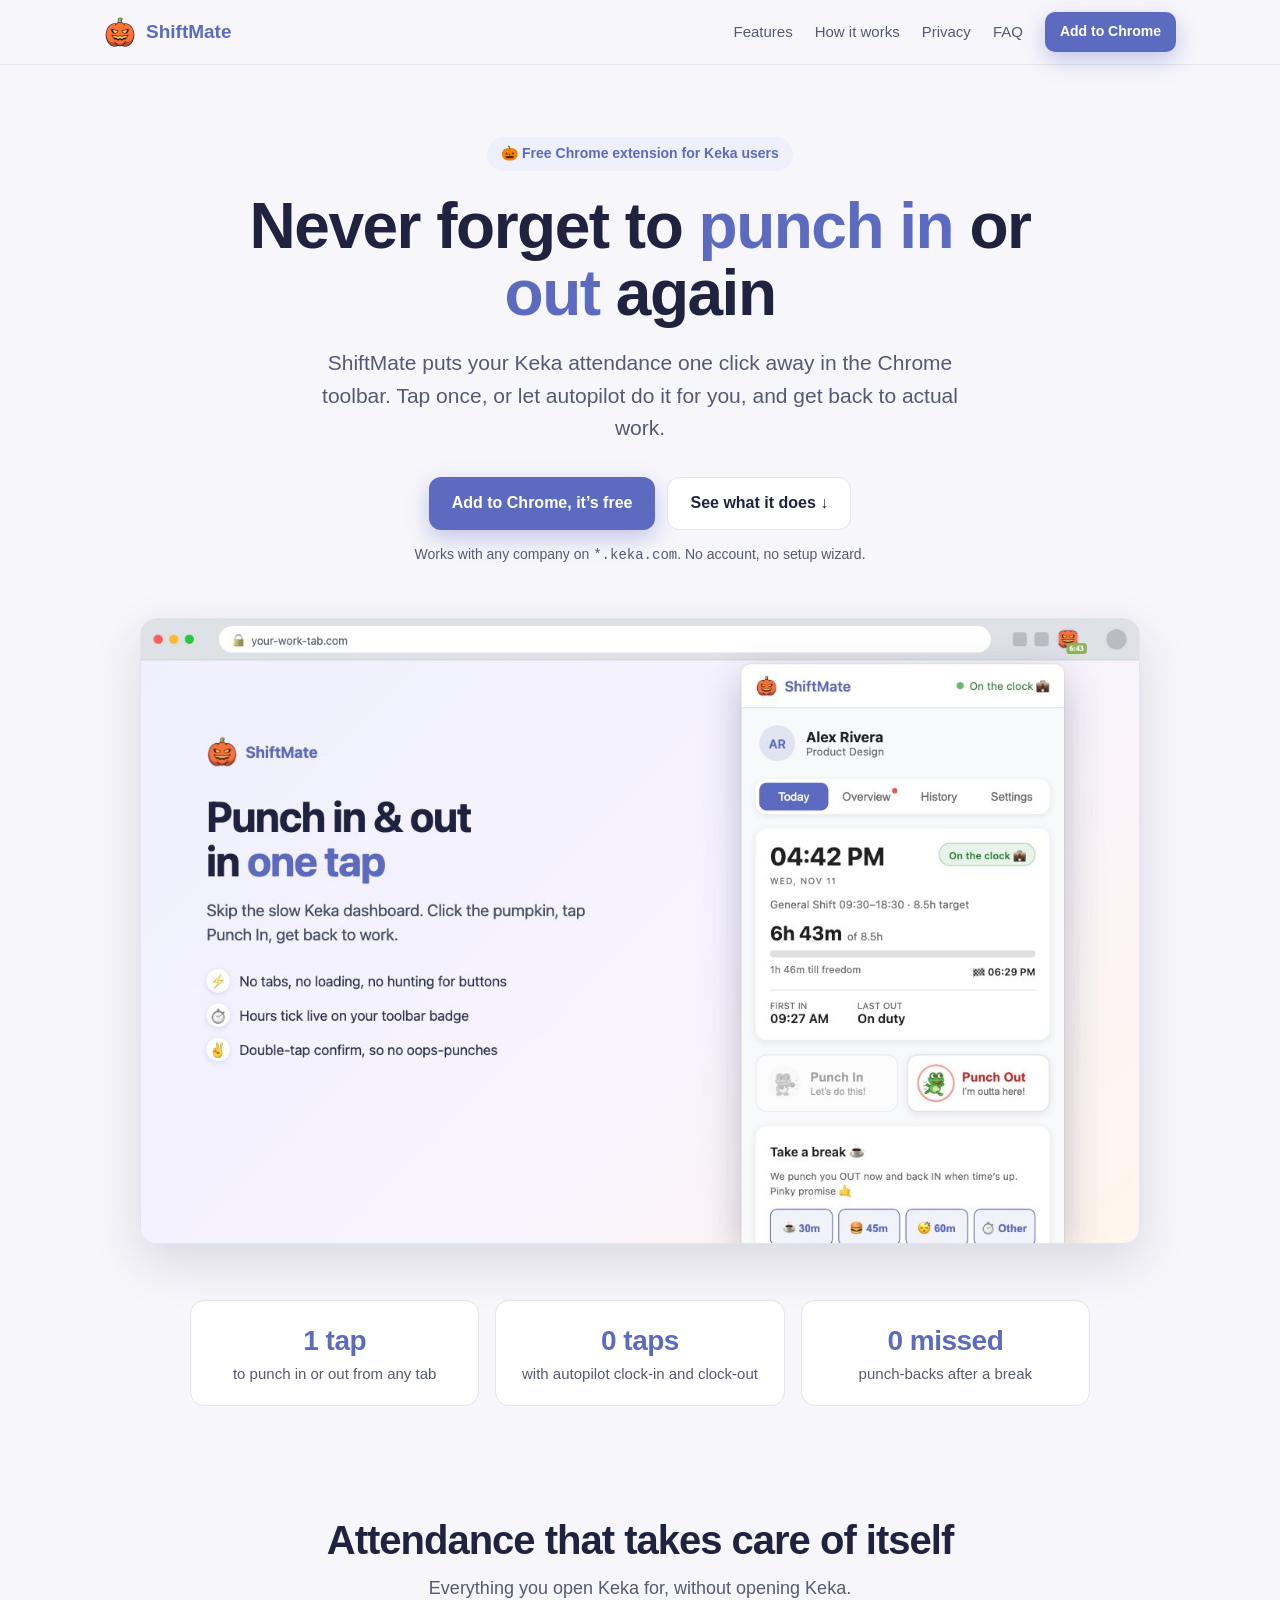
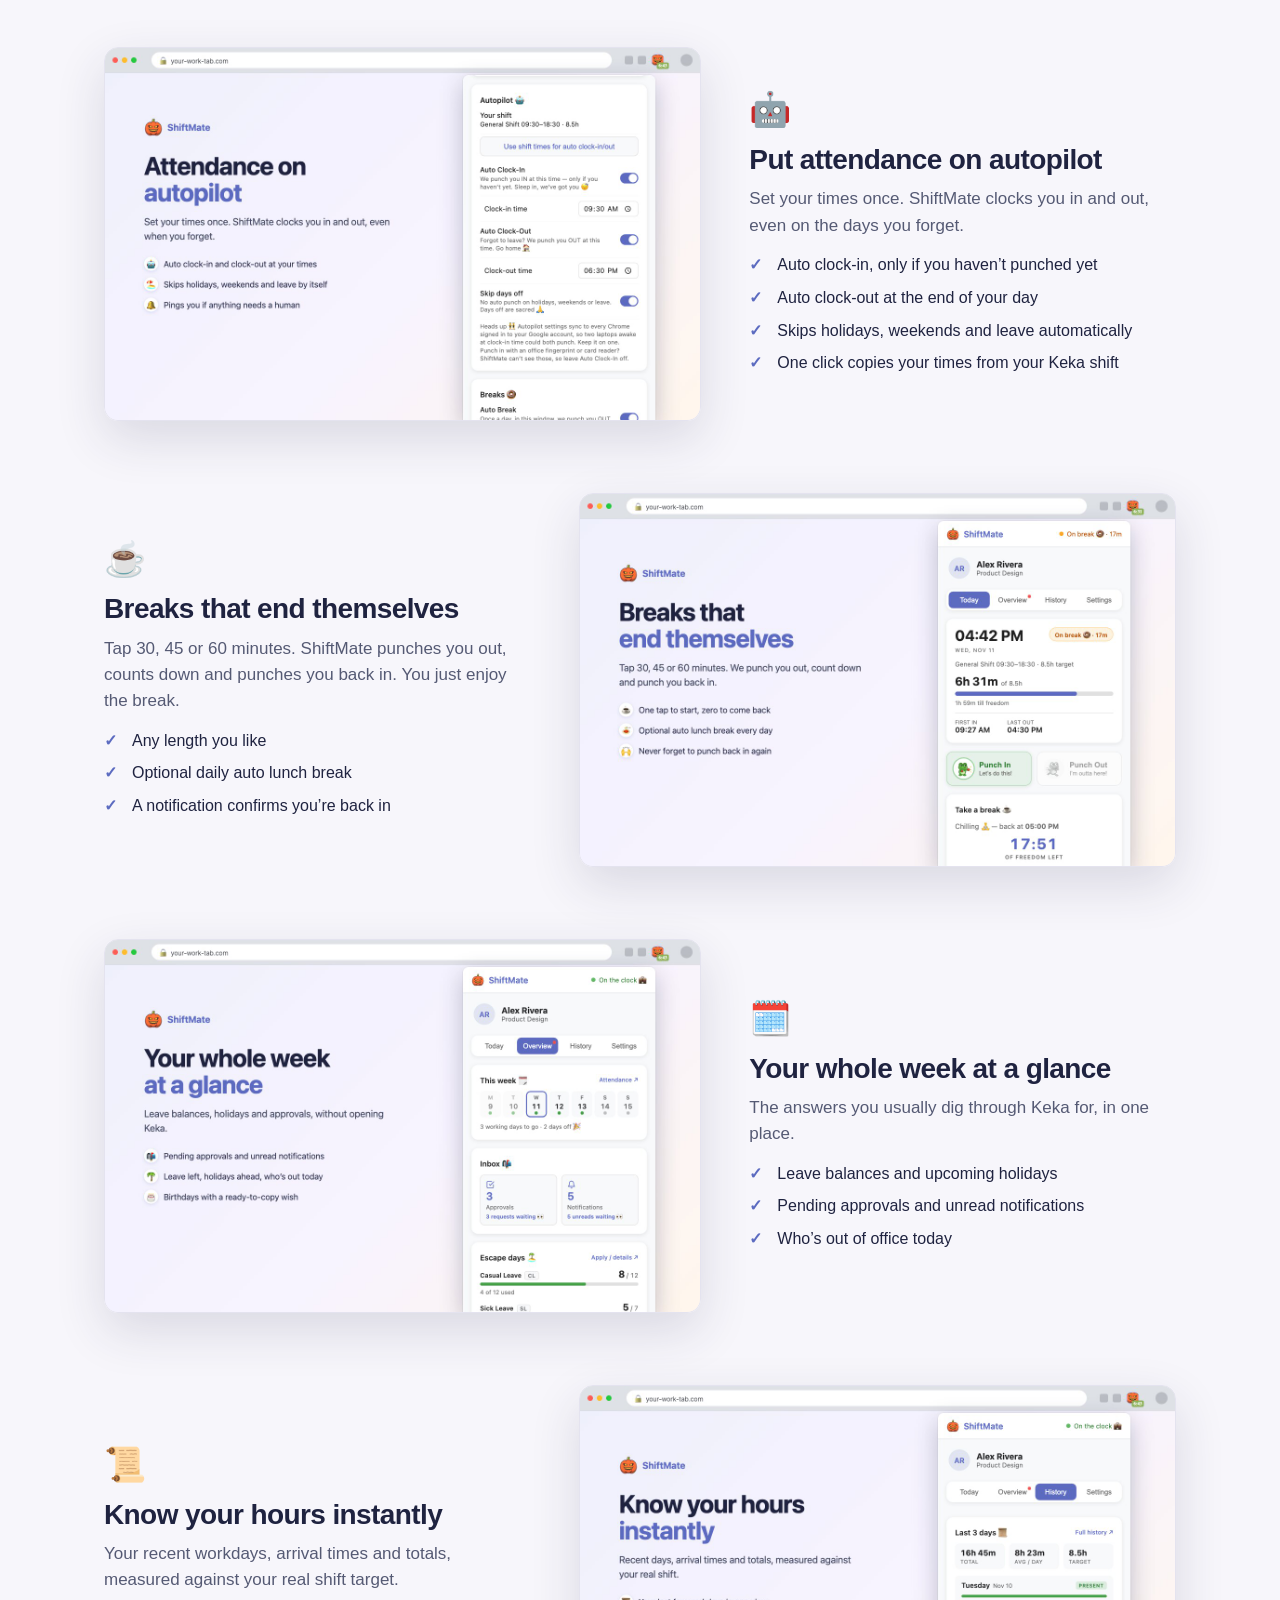
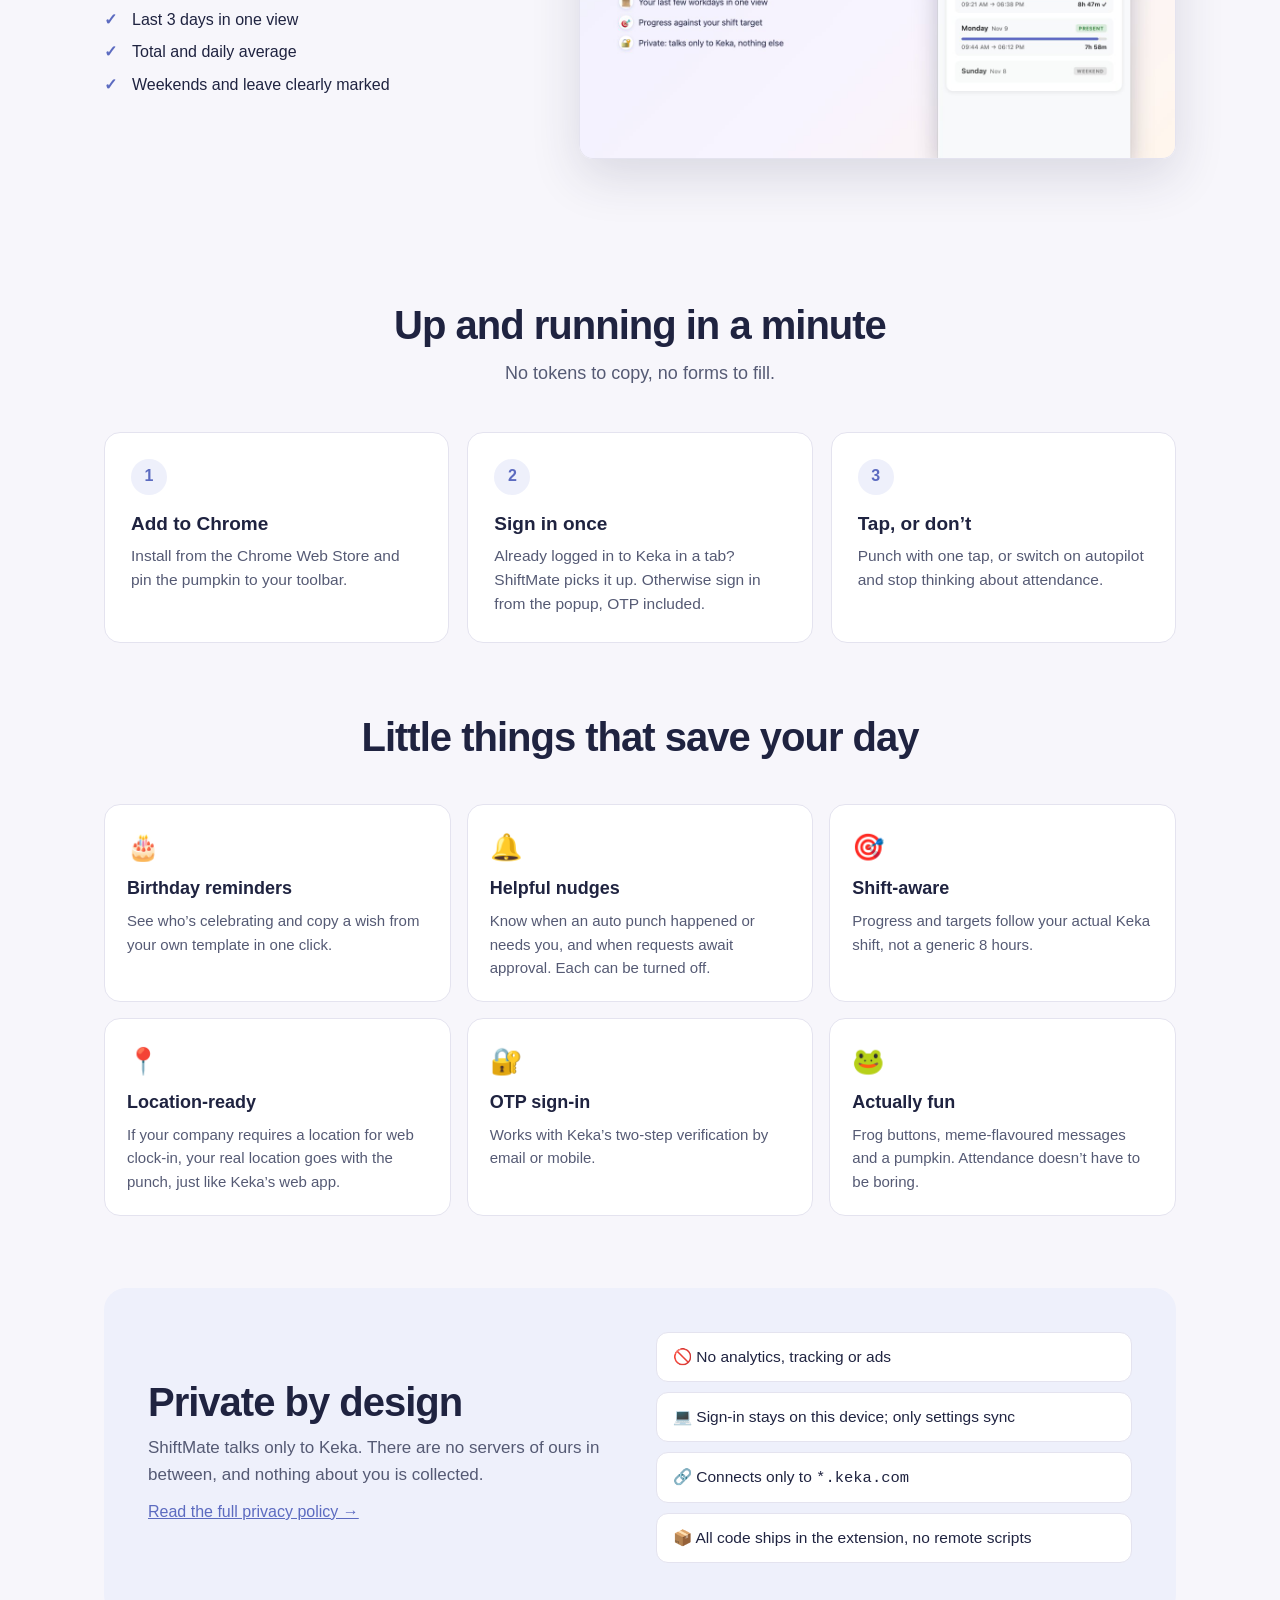
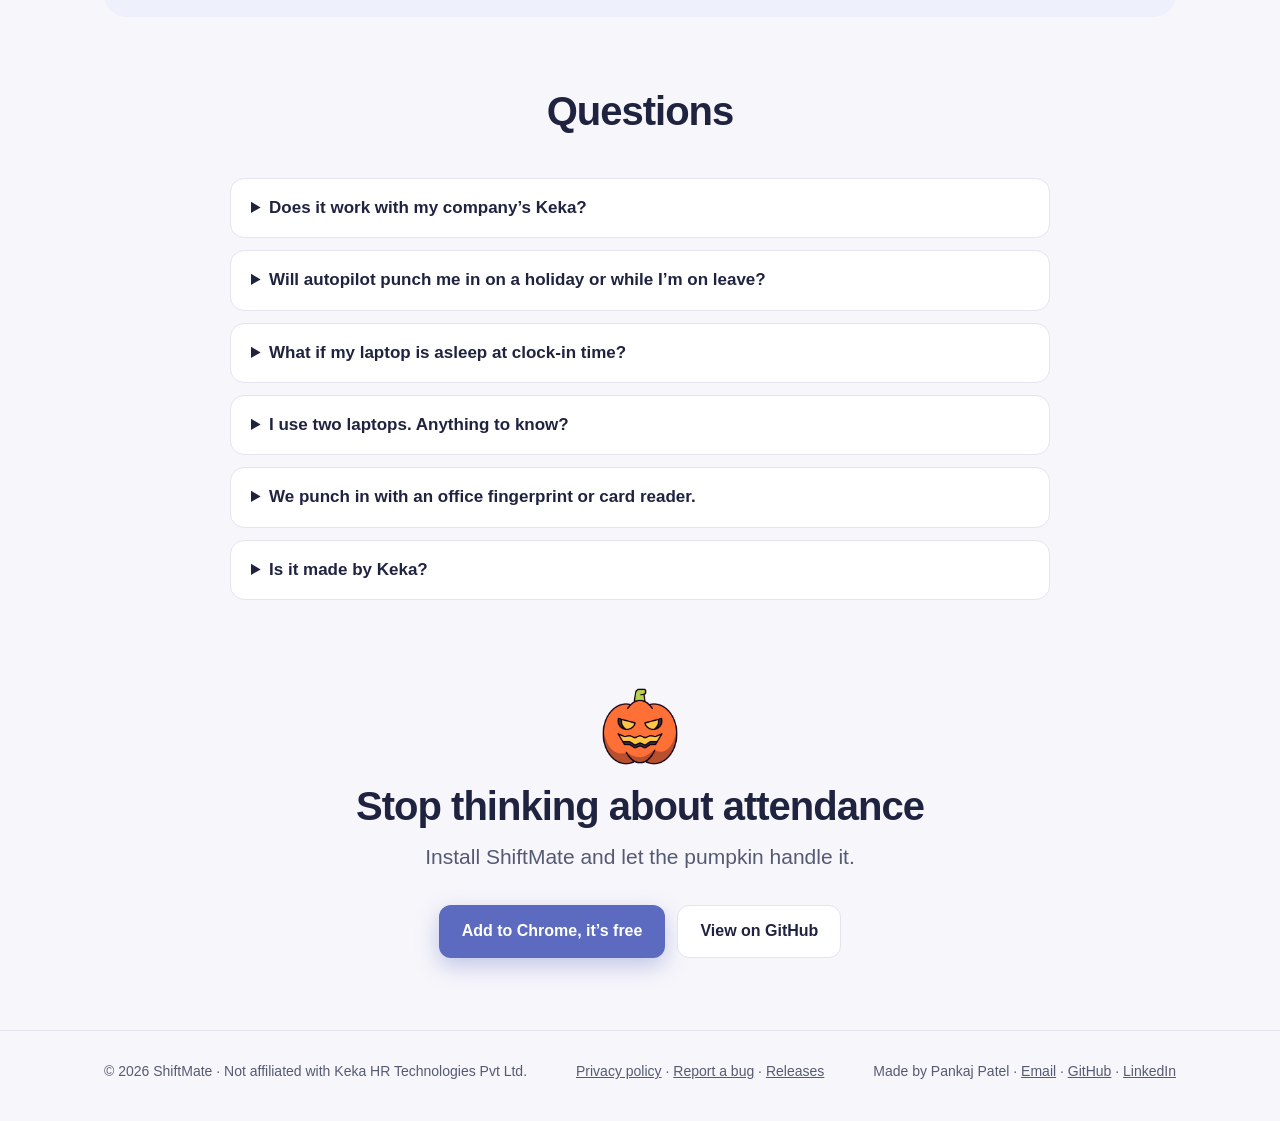
<file: docs/index.html>
<!DOCTYPE html>
<html lang="en">
<head>
  <meta charset="utf-8">
  <meta name="viewport" content="width=device-width, initial-scale=1">
  <title>ShiftMate: Keka attendance in one click</title>
  <meta name="description" content="Never forget to punch in or out again. ShiftMate puts Keka attendance one click away in your Chrome toolbar, with autopilot clock-in/out, self-ending breaks and your whole week at a glance.">
  <meta property="og:title" content="ShiftMate: Keka attendance in one click">
  <meta property="og:description" content="Punch in with one tap, put attendance on autopilot, and let breaks end themselves.">
  <meta property="og:image" content="https://pankaj1980patel.github.io/shiftmaker/assets/01-one-tap-punch.jpg">
  <meta name="twitter:card" content="summary_large_image">
  <link rel="icon" href="assets/pumpkin-128.png">
  <style>
    :root {
      --bg: #f7f6fb;
      --surface: #ffffff;
      --text: #1f2340;
      --muted: #555a74;
      --border: #e4e3ef;
      --primary: #5c6bc0;
      --primary-ink: #ffffff;
      --accent: #ff9f43;
      --tint: #eef0fb;
      --shadow: 0 18px 50px rgba(40, 44, 80, .14);
    }
    @media (prefers-color-scheme: dark) {
      :root {
        --bg: #14151b;
        --surface: #1c1e26;
        --text: #eceef6;
        --muted: #a3a8bd;
        --border: #2b2e3a;
        --primary: #8e9ae0;
        --primary-ink: #14151b;
        --tint: #20233a;
        --shadow: 0 18px 50px rgba(0, 0, 0, .45);
      }
    }
    * { box-sizing: border-box; }
    html { scroll-behavior: smooth; }
    body {
      margin: 0;
      background: var(--bg);
      color: var(--text);
      font-family: -apple-system, BlinkMacSystemFont, "Segoe UI", Roboto, Helvetica, Arial, sans-serif;
      line-height: 1.55;
    }
    a { color: var(--primary); }
    img { max-width: 100%; height: auto; display: block; }
    .wrap { max-width: 1120px; margin: 0 auto; padding: 0 24px; }

    /* Nav */
    nav { position: sticky; top: 0; z-index: 10; background: color-mix(in srgb, var(--bg) 88%, transparent); backdrop-filter: blur(10px); border-bottom: 1px solid var(--border); }
    nav .wrap { display: flex; align-items: center; justify-content: space-between; height: 64px; }
    .logo { display: flex; align-items: center; gap: 10px; font-weight: 750; font-size: 19px; color: var(--primary); text-decoration: none; }
    .logo img { width: 32px; height: 32px; }
    nav ul { display: flex; gap: 22px; list-style: none; margin: 0; padding: 0; align-items: center; }
    nav ul a { color: var(--muted); text-decoration: none; font-size: 15px; }
    nav ul a:hover { color: var(--text); }
    @media (max-width: 720px) { nav ul li.hide-sm { display: none; } }

    /* Buttons */
    .btn { display: inline-flex; align-items: center; gap: 8px; padding: 13px 22px; border-radius: 12px; font-weight: 650; font-size: 16px; text-decoration: none; border: 1px solid transparent; transition: transform .12s ease, box-shadow .12s ease; }
    .btn:hover { transform: translateY(-1px); }
    .btn-primary { background: var(--primary); color: var(--primary-ink); box-shadow: 0 8px 22px color-mix(in srgb, var(--primary) 35%, transparent); }
    .btn-ghost { background: var(--surface); color: var(--text); border-color: var(--border); }
    .btn-sm { padding: 8px 14px; font-size: 14px; border-radius: 10px; }

    /* Hero */
    .hero { padding: 72px 0 40px; text-align: center; }
    .pill { display: inline-block; background: var(--tint); color: var(--primary); font-weight: 650; font-size: 14px; padding: 6px 14px; border-radius: 999px; margin-bottom: 22px; }
    h1 { font-size: clamp(38px, 6vw, 64px); line-height: 1.05; letter-spacing: -1.5px; margin: 0 auto 20px; max-width: 860px; }
    h1 em { font-style: normal; color: var(--primary); }
    .lead { font-size: clamp(18px, 2.2vw, 21px); color: var(--muted); max-width: 680px; margin: 0 auto 32px; }
    .cta { display: flex; gap: 12px; justify-content: center; flex-wrap: wrap; }
    .fine { color: var(--muted); font-size: 14px; margin-top: 14px; }
    .hero-shot { margin: 52px auto 0; border-radius: 16px; overflow: hidden; box-shadow: var(--shadow); border: 1px solid var(--border); max-width: 1000px; }

    /* Time saved strip */
    .strip { display: grid; grid-template-columns: repeat(3, 1fr); gap: 16px; margin: 56px auto 0; max-width: 900px; }
    .strip div { background: var(--surface); border: 1px solid var(--border); border-radius: 14px; padding: 18px 20px; text-align: center; }
    .strip b { display: block; font-size: 28px; color: var(--primary); letter-spacing: -.5px; }
    .strip span { color: var(--muted); font-size: 15px; }
    @media (max-width: 720px) { .strip { grid-template-columns: 1fr; } }

    /* Sections */
    section { padding: 72px 0; }
    .section-head { text-align: center; max-width: 680px; margin: 0 auto 44px; }
    h2 { font-size: clamp(28px, 4vw, 40px); letter-spacing: -1px; line-height: 1.12; margin: 0 0 12px; }
    .section-head p { color: var(--muted); font-size: 18px; margin: 0; }

    /* Feature rows */
    .feature { display: grid; grid-template-columns: 5fr 7fr; gap: 48px; align-items: center; margin-bottom: 72px; }
    .feature:nth-child(even) { grid-template-columns: 7fr 5fr; }
    .feature:nth-child(even) .feature-text { order: 2; }
    .feature-text .emoji { font-size: 34px; }
    .feature-text h3 { font-size: 28px; letter-spacing: -.6px; margin: 8px 0 10px; line-height: 1.15; }
    .feature-text p { color: var(--muted); font-size: 17px; margin: 0 0 14px; }
    .feature-text ul { margin: 0; padding: 0; list-style: none; }
    .feature-text li { padding-left: 28px; position: relative; margin-bottom: 8px; font-size: 16px; }
    .feature-text li::before { content: "✓"; position: absolute; left: 0; color: var(--primary); font-weight: 800; }
    .feature img { border-radius: 14px; box-shadow: var(--shadow); border: 1px solid var(--border); }
    @media (max-width: 860px) {
      .feature, .feature:nth-child(even) { grid-template-columns: 1fr; gap: 22px; }
      .feature:nth-child(even) .feature-text { order: 0; }
    }

    /* Steps */
    .steps { display: grid; grid-template-columns: repeat(3, 1fr); gap: 18px; counter-reset: step; }
    .step { background: var(--surface); border: 1px solid var(--border); border-radius: 16px; padding: 26px; position: relative; }
    .step::before { counter-increment: step; content: counter(step); width: 36px; height: 36px; border-radius: 50%; background: var(--tint); color: var(--primary); font-weight: 800; display: flex; align-items: center; justify-content: center; margin-bottom: 14px; }
    .step h3 { margin: 0 0 6px; font-size: 19px; }
    .step p { margin: 0; color: var(--muted); font-size: 15.5px; }
    @media (max-width: 860px) { .steps { grid-template-columns: 1fr; } }

    /* Extras grid */
    .grid { display: grid; grid-template-columns: repeat(3, 1fr); gap: 16px; }
    .card { background: var(--surface); border: 1px solid var(--border); border-radius: 16px; padding: 22px; }
    .card .emoji { font-size: 26px; }
    .card h3 { margin: 8px 0 6px; font-size: 18px; }
    .card p { margin: 0; color: var(--muted); font-size: 15px; }
    @media (max-width: 860px) { .grid { grid-template-columns: 1fr 1fr; } }
    @media (max-width: 560px) { .grid { grid-template-columns: 1fr; } }

    /* Privacy band */
    .band { background: var(--tint); border-radius: 22px; padding: 44px; display: grid; grid-template-columns: 1fr 1fr; gap: 32px; align-items: center; }
    .band h2 { margin-bottom: 10px; }
    .band p { color: var(--muted); margin: 0 0 12px; font-size: 17px; }
    .band ul { margin: 0; padding: 0; list-style: none; }
    .band li { background: var(--surface); border: 1px solid var(--border); border-radius: 12px; padding: 12px 16px; margin-bottom: 10px; font-size: 15.5px; }
    @media (max-width: 860px) { .band { grid-template-columns: 1fr; padding: 28px; } }

    /* FAQ */
    details { background: var(--surface); border: 1px solid var(--border); border-radius: 14px; padding: 16px 20px; margin-bottom: 12px; max-width: 820px; margin-left: auto; margin-right: auto; }
    summary { cursor: pointer; font-weight: 650; font-size: 17px; }
    details p { color: var(--muted); margin: 10px 0 0; }

    /* Final CTA + footer */
    .final { text-align: center; }
    .final img { width: 84px; height: 84px; margin: 0 auto 16px; }
    footer { border-top: 1px solid var(--border); padding: 30px 0 40px; color: var(--muted); font-size: 14px; }
    footer .wrap { display: flex; justify-content: space-between; gap: 16px; flex-wrap: wrap; }
    footer a { color: var(--muted); }
  </style>
</head>
<body>

<nav>
  <div class="wrap">
    <a class="logo" href="#"><img src="assets/pumpkin-128.png" alt="">ShiftMate</a>
    <ul>
      <li class="hide-sm"><a href="#features">Features</a></li>
      <li class="hide-sm"><a href="#how">How it works</a></li>
      <li class="hide-sm"><a href="#privacy">Privacy</a></li>
      <li class="hide-sm"><a href="#faq">FAQ</a></li>
      <li><a class="btn btn-primary btn-sm" href="https://chromewebstore.google.com/detail/kjglhonepkcmbcapgbnnihoihhanhdee">Add to Chrome</a></li>
    </ul>
  </div>
</nav>

<header class="hero">
  <div class="wrap">
    <span class="pill">🎃 Free Chrome extension for Keka users</span>
    <h1>Never forget to <em>punch in</em> or <em>out</em> again</h1>
    <p class="lead">ShiftMate puts your Keka attendance one click away in the Chrome toolbar. Tap once, or let autopilot do it for you, and get back to actual work.</p>
    <div class="cta">
      <a class="btn btn-primary" href="https://chromewebstore.google.com/detail/kjglhonepkcmbcapgbnnihoihhanhdee">Add to Chrome, it’s free</a>
      <a class="btn btn-ghost" href="#features">See what it does ↓</a>
    </div>
    <p class="fine">Works with any company on <code>*.keka.com</code>. No account, no setup wizard.</p>
    <div class="hero-shot"><img src="assets/01-one-tap-punch.jpg" alt="ShiftMate popup opened from the Chrome toolbar, showing today's hours and the Punch In and Punch Out buttons" width="1280" height="800"></div>

    <div class="strip">
      <div><b>1 tap</b><span>to punch in or out from any tab</span></div>
      <div><b>0 taps</b><span>with autopilot clock-in and clock-out</span></div>
      <div><b>0 missed</b><span>punch-backs after a break</span></div>
    </div>
  </div>
</header>

<section id="features">
  <div class="wrap">
    <div class="section-head">
      <h2>Attendance that takes care of itself</h2>
      <p>Everything you open Keka for, without opening Keka.</p>
    </div>

    <div class="feature">
      <div class="feature-text">
        <div class="emoji">🤖</div>
        <h3>Put attendance on autopilot</h3>
        <p>Set your times once. ShiftMate clocks you in and out, even on the days you forget.</p>
        <ul>
          <li>Auto clock-in, only if you haven’t punched yet</li>
          <li>Auto clock-out at the end of your day</li>
          <li>Skips holidays, weekends and leave automatically</li>
          <li>One click copies your times from your Keka shift</li>
        </ul>
      </div>
      <img src="assets/02-autopilot.jpg" alt="Autopilot settings with auto clock-in, auto clock-out and skip days off" loading="lazy" width="1280" height="800">
    </div>

    <div class="feature">
      <div class="feature-text">
        <div class="emoji">☕</div>
        <h3>Breaks that end themselves</h3>
        <p>Tap 30, 45 or 60 minutes. ShiftMate punches you out, counts down and punches you back in. You just enjoy the break.</p>
        <ul>
          <li>Any length you like</li>
          <li>Optional daily auto lunch break</li>
          <li>A notification confirms you’re back in</li>
        </ul>
      </div>
      <img src="assets/03-breaks.jpg" alt="A break counting down with automatic punch back in" loading="lazy" width="1280" height="800">
    </div>

    <div class="feature">
      <div class="feature-text">
        <div class="emoji">🗓️</div>
        <h3>Your whole week at a glance</h3>
        <p>The answers you usually dig through Keka for, in one place.</p>
        <ul>
          <li>Leave balances and upcoming holidays</li>
          <li>Pending approvals and unread notifications</li>
          <li>Who’s out of office today</li>
        </ul>
      </div>
      <img src="assets/04-week-at-a-glance.jpg" alt="Overview tab with week strip, inbox counts and leave balances" loading="lazy" width="1280" height="800">
    </div>

    <div class="feature">
      <div class="feature-text">
        <div class="emoji">📜</div>
        <h3>Know your hours instantly</h3>
        <p>Your recent workdays, arrival times and totals, measured against your real shift target.</p>
        <ul>
          <li>Last 3 days in one view</li>
          <li>Total and daily average</li>
          <li>Weekends and leave clearly marked</li>
        </ul>
      </div>
      <img src="assets/05-hours.jpg" alt="History tab with the last three days and totals" loading="lazy" width="1280" height="800">
    </div>
  </div>
</section>

<section id="how" style="padding-top: 0">
  <div class="wrap">
    <div class="section-head">
      <h2>Up and running in a minute</h2>
      <p>No tokens to copy, no forms to fill.</p>
    </div>
    <div class="steps">
      <div class="step"><h3>Add to Chrome</h3><p>Install from the Chrome Web Store and pin the pumpkin to your toolbar.</p></div>
      <div class="step"><h3>Sign in once</h3><p>Already logged in to Keka in a tab? ShiftMate picks it up. Otherwise sign in from the popup, OTP included.</p></div>
      <div class="step"><h3>Tap, or don’t</h3><p>Punch with one tap, or switch on autopilot and stop thinking about attendance.</p></div>
    </div>
  </div>
</section>

<section style="padding-top: 0">
  <div class="wrap">
    <div class="section-head">
      <h2>Little things that save your day</h2>
    </div>
    <div class="grid">
      <div class="card"><div class="emoji">🎂</div><h3>Birthday reminders</h3><p>See who’s celebrating and copy a wish from your own template in one click.</p></div>
      <div class="card"><div class="emoji">🔔</div><h3>Helpful nudges</h3><p>Know when an auto punch happened or needs you, and when requests await approval. Each can be turned off.</p></div>
      <div class="card"><div class="emoji">🎯</div><h3>Shift-aware</h3><p>Progress and targets follow your actual Keka shift, not a generic 8 hours.</p></div>
      <div class="card"><div class="emoji">📍</div><h3>Location-ready</h3><p>If your company requires a location for web clock-in, your real location goes with the punch, just like Keka’s web app.</p></div>
      <div class="card"><div class="emoji">🔐</div><h3>OTP sign-in</h3><p>Works with Keka’s two-step verification by email or mobile.</p></div>
      <div class="card"><div class="emoji">🐸</div><h3>Actually fun</h3><p>Frog buttons, meme-flavoured messages and a pumpkin. Attendance doesn’t have to be boring.</p></div>
    </div>
  </div>
</section>

<section id="privacy" style="padding-top: 0">
  <div class="wrap">
    <div class="band">
      <div>
        <h2>Private by design</h2>
        <p>ShiftMate talks only to Keka. There are no servers of ours in between, and nothing about you is collected.</p>
        <a href="privacy.html">Read the full privacy policy →</a>
      </div>
      <ul>
        <li>🚫 No analytics, tracking or ads</li>
        <li>💻 Sign-in stays on this device; only settings sync</li>
        <li>🔗 Connects only to <code>*.keka.com</code></li>
        <li>📦 All code ships in the extension, no remote scripts</li>
      </ul>
    </div>
  </div>
</section>

<section id="faq" style="padding-top: 0">
  <div class="wrap">
    <div class="section-head"><h2>Questions</h2></div>
    <details>
      <summary>Does it work with my company’s Keka?</summary>
      <p>Yes, if you sign in to Keka at an address like <code>yourcompany.keka.com</code>. ShiftMate uses the same Keka APIs as the web app, under your own account.</p>
    </details>
    <details>
      <summary>Will autopilot punch me in on a holiday or while I’m on leave?</summary>
      <p>No. With “Skip days off” on (the default), auto clock-in skips holidays, weekly offs and full-day leave. It also never punches in if you’ve already punched that day.</p>
    </details>
    <details>
      <summary>What if my laptop is asleep at clock-in time?</summary>
      <p>If Chrome wakes within an hour, ShiftMate catches up. Any later and it skips the day and tells you, so you’re never punched in hours late.</p>
    </details>
    <details>
      <summary>I use two laptops. Anything to know?</summary>
      <p>Your settings sync across Chrome profiles, so keep autopilot switched on for one laptop only. Otherwise both could punch.</p>
    </details>
    <details>
      <summary>We punch in with an office fingerprint or card reader.</summary>
      <p>ShiftMate can’t see those punches, so leave Auto Clock-In off. One-tap punching, breaks and everything else still work.</p>
    </details>
    <details>
      <summary>Is it made by Keka?</summary>
      <p>No. ShiftMate is an independent, free companion built by a Keka user. It isn’t affiliated with Keka HR Technologies Pvt Ltd.</p>
    </details>
  </div>
</section>

<section class="final" style="padding-top: 0">
  <div class="wrap">
    <img src="assets/pumpkin-128.png" alt="">
    <h2>Stop thinking about attendance</h2>
    <p class="lead">Install ShiftMate and let the pumpkin handle it.</p>
    <div class="cta">
      <a class="btn btn-primary" href="https://chromewebstore.google.com/detail/kjglhonepkcmbcapgbnnihoihhanhdee">Add to Chrome, it’s free</a>
      <a class="btn btn-ghost" href="https://github.com/pankaj1980patel/shiftmaker">View on GitHub</a>
    </div>
  </div>
</section>

<footer>
  <div class="wrap">
    <span>© 2026 ShiftMate · Not affiliated with Keka HR Technologies Pvt Ltd.</span>
    <span><a href="privacy.html">Privacy policy</a> · <a href="https://github.com/pankaj1980patel/shiftmaker/issues/new?labels=bug">Report a bug</a> · <a href="https://github.com/pankaj1980patel/shiftmaker/releases/latest">Releases</a></span>
    <span>Made by Pankaj Patel · <a href="mailto:pantherpatel1980@gmail.com?subject=ShiftMate">Email</a> · <a href="https://github.com/pankaj1980patel">GitHub</a> · <a href="https://www.linkedin.com/in/pankaj-patel-72332b228/">LinkedIn</a></span>
  </div>
</footer>

</body>
</html>
</file>
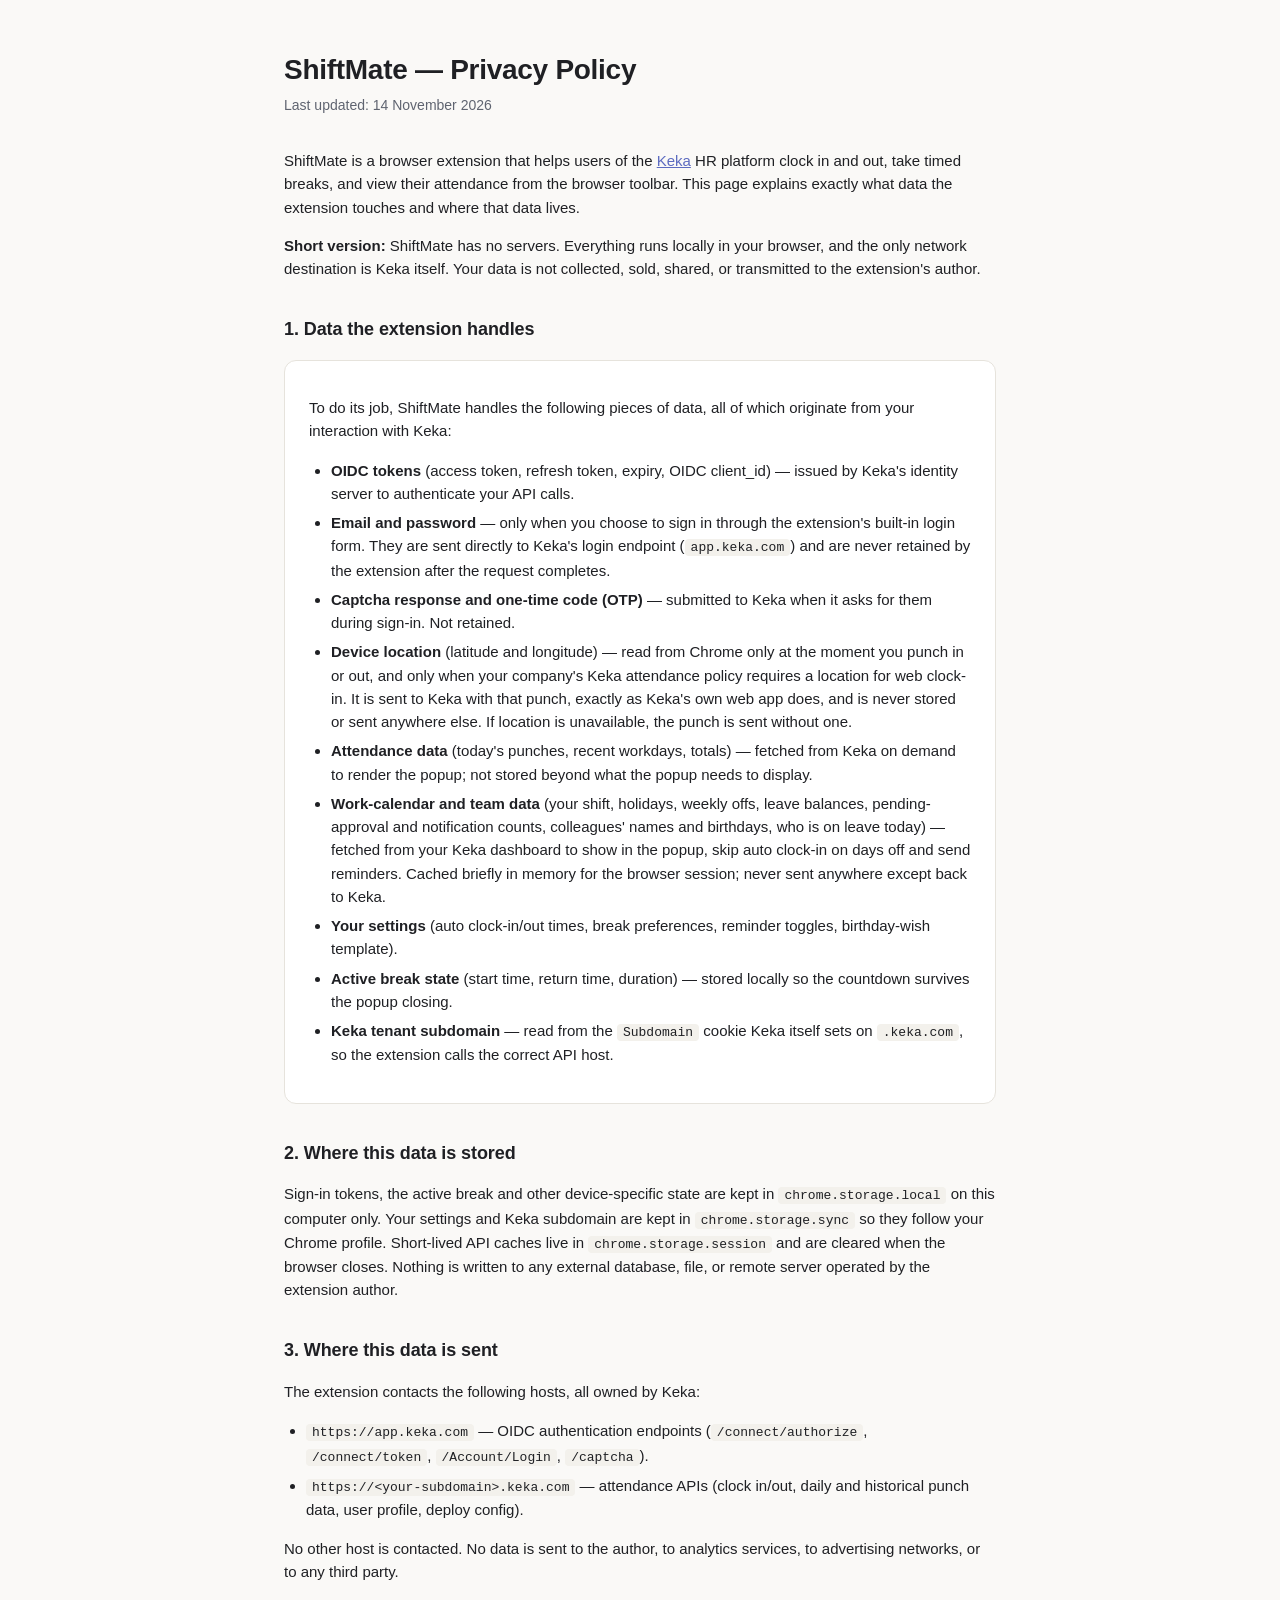
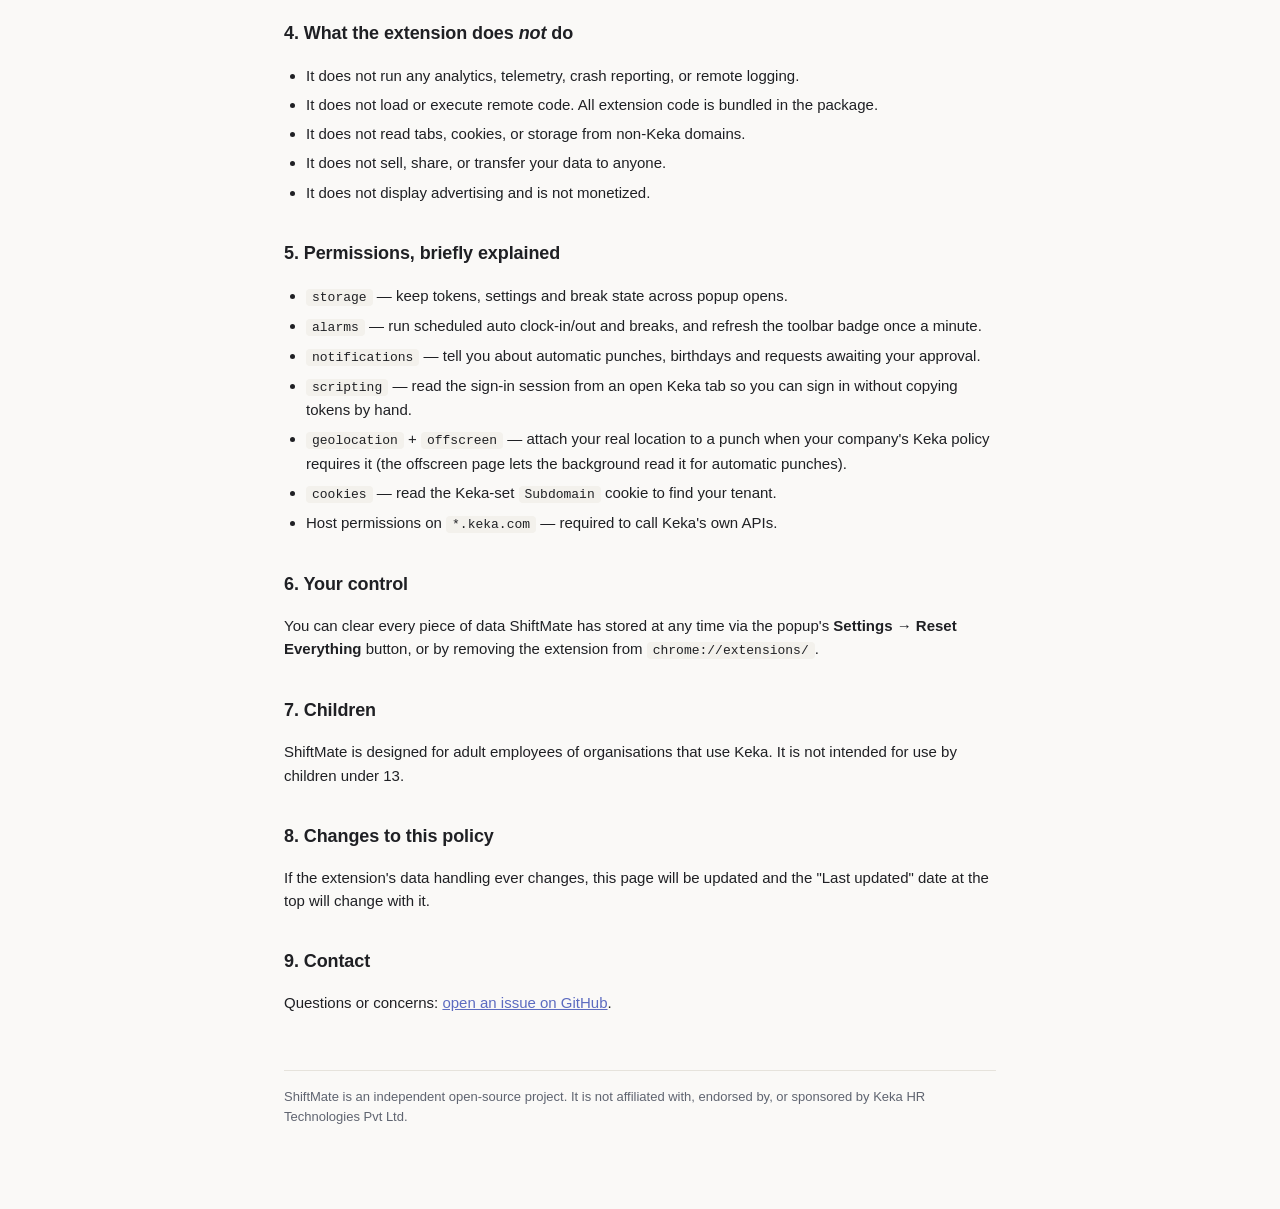
<file: docs/privacy.html>
<!doctype html>
<html lang="en">
<head>
  <meta charset="utf-8">
  <meta name="viewport" content="width=device-width,initial-scale=1">
  <title>ShiftMate — Privacy Policy</title>
  <style>
    :root {
      --bg: #faf9f7;
      --surface: #ffffff;
      --text: #1f2024;
      --muted: #5f6470;
      --border: #e6e3dc;
      --primary: #5c6bc0;
      --code-bg: #f3f1ec;
    }
    @media (prefers-color-scheme: dark) {
      :root {
        --bg: #15161a;
        --surface: #1c1e23;
        --text: #e9eaee;
        --muted: #9aa0aa;
        --border: #2a2d34;
        --primary: #7986cb;
        --code-bg: #23262d;
      }
    }
    * { box-sizing: border-box; }
    html, body {
      margin: 0;
      background: var(--bg);
      color: var(--text);
      font-family: -apple-system, BlinkMacSystemFont, "Segoe UI", Roboto, Helvetica, Arial, sans-serif;
      line-height: 1.55;
    }
    main {
      max-width: 760px;
      margin: 0 auto;
      padding: 48px 24px 96px;
    }
    header { margin-bottom: 32px; }
    h1 {
      margin: 0 0 4px;
      font-size: 28px;
      letter-spacing: -0.01em;
    }
    header .subtitle {
      color: var(--muted);
      font-size: 14px;
    }
    h2 {
      margin-top: 36px;
      margin-bottom: 8px;
      font-size: 18px;
      letter-spacing: -0.005em;
    }
    p, li { font-size: 15px; }
    ul { padding-left: 22px; }
    li { margin-bottom: 6px; }
    a { color: var(--primary); }
    code {
      background: var(--code-bg);
      padding: 1px 6px;
      border-radius: 4px;
      font-size: 13px;
      font-family: ui-monospace, SFMono-Regular, Menlo, monospace;
    }
    .card {
      background: var(--surface);
      border: 1px solid var(--border);
      border-radius: 12px;
      padding: 20px 24px;
      margin-top: 16px;
    }
    .footer {
      margin-top: 56px;
      padding-top: 16px;
      border-top: 1px solid var(--border);
      font-size: 13px;
      color: var(--muted);
    }
  </style>
</head>
<body>
  <main>
    <header>
      <h1>ShiftMate — Privacy Policy</h1>
      <div class="subtitle">Last updated: 14 November 2026</div>
    </header>

    <p>
      ShiftMate is a browser extension that helps users of the
      <a href="https://www.keka.com/">Keka</a> HR platform clock in and out,
      take timed breaks, and view their attendance from the browser toolbar.
      This page explains exactly what data the extension touches and where
      that data lives.
    </p>

    <p>
      <strong>Short version:</strong> ShiftMate has no servers. Everything
      runs locally in your browser, and the only network destination is
      Keka itself. Your data is not collected, sold, shared, or transmitted
      to the extension's author.
    </p>

    <h2>1. Data the extension handles</h2>
    <div class="card">
      <p>To do its job, ShiftMate handles the following pieces of data, all
      of which originate from your interaction with Keka:</p>
      <ul>
        <li>
          <strong>OIDC tokens</strong> (access token, refresh token, expiry,
          OIDC client_id) — issued by Keka's identity server to authenticate
          your API calls.
        </li>
        <li>
          <strong>Email and password</strong> — only when you choose to sign
          in through the extension's built-in login form. They are sent
          directly to Keka's login endpoint (<code>app.keka.com</code>) and
          are never retained by the extension after the request completes.
        </li>
        <li>
          <strong>Captcha response and one-time code (OTP)</strong> —
          submitted to Keka when it asks for them during sign-in. Not
          retained.
        </li>
        <li>
          <strong>Device location</strong> (latitude and longitude) — read
          from Chrome only at the moment you punch in or out, and only when
          your company's Keka attendance policy requires a location for web
          clock-in. It is sent to Keka with that punch, exactly as Keka's own
          web app does, and is never stored or sent anywhere else. If
          location is unavailable, the punch is sent without one.
        </li>
        <li>
          <strong>Attendance data</strong> (today's punches, recent
          workdays, totals) — fetched from Keka on demand to render the
          popup; not stored beyond what the popup needs to display.
        </li>
        <li>
          <strong>Work-calendar and team data</strong> (your shift, holidays,
          weekly offs, leave balances, pending-approval and notification
          counts, colleagues' names and birthdays, who is on leave today) —
          fetched from your Keka dashboard to show in the popup, skip auto
          clock-in on days off and send reminders. Cached briefly in memory
          for the browser session; never sent anywhere except back to Keka.
        </li>
        <li>
          <strong>Your settings</strong> (auto clock-in/out times, break
          preferences, reminder toggles, birthday-wish template).
        </li>
        <li>
          <strong>Active break state</strong> (start time, return time,
          duration) — stored locally so the countdown survives the popup
          closing.
        </li>
        <li>
          <strong>Keka tenant subdomain</strong> — read from the
          <code>Subdomain</code> cookie Keka itself sets on
          <code>.keka.com</code>, so the extension calls the correct API
          host.
        </li>
      </ul>
    </div>

    <h2>2. Where this data is stored</h2>
    <p>
      Sign-in tokens, the active break and other device-specific state are
      kept in <code>chrome.storage.local</code> on this computer only.
      Your settings and Keka subdomain are kept in
      <code>chrome.storage.sync</code> so they follow your Chrome profile.
      Short-lived API caches live in <code>chrome.storage.session</code> and
      are cleared when the browser closes. Nothing is written to any
      external database, file, or remote server operated by the extension
      author.
    </p>

    <h2>3. Where this data is sent</h2>
    <p>The extension contacts the following hosts, all owned by Keka:</p>
    <ul>
      <li><code>https://app.keka.com</code> — OIDC authentication endpoints (<code>/connect/authorize</code>, <code>/connect/token</code>, <code>/Account/Login</code>, <code>/captcha</code>).</li>
      <li><code>https://&lt;your-subdomain&gt;.keka.com</code> — attendance APIs (clock in/out, daily and historical punch data, user profile, deploy config).</li>
    </ul>
    <p>
      No other host is contacted. No data is sent to the author, to
      analytics services, to advertising networks, or to any third party.
    </p>

    <h2>4. What the extension does <em>not</em> do</h2>
    <ul>
      <li>It does not run any analytics, telemetry, crash reporting, or remote logging.</li>
      <li>It does not load or execute remote code. All extension code is bundled in the package.</li>
      <li>It does not read tabs, cookies, or storage from non-Keka domains.</li>
      <li>It does not sell, share, or transfer your data to anyone.</li>
      <li>It does not display advertising and is not monetized.</li>
    </ul>

    <h2>5. Permissions, briefly explained</h2>
    <ul>
      <li><code>storage</code> — keep tokens, settings and break state across popup opens.</li>
      <li><code>alarms</code> — run scheduled auto clock-in/out and breaks, and refresh the toolbar badge once a minute.</li>
      <li><code>notifications</code> — tell you about automatic punches, birthdays and requests awaiting your approval.</li>
      <li><code>scripting</code> — read the sign-in session from an open Keka tab so you can sign in without copying tokens by hand.</li>
      <li><code>geolocation</code> + <code>offscreen</code> — attach your real location to a punch when your company's Keka policy requires it (the offscreen page lets the background read it for automatic punches).</li>
      <li><code>cookies</code> — read the Keka-set <code>Subdomain</code> cookie to find your tenant.</li>
      <li>Host permissions on <code>*.keka.com</code> — required to call Keka's own APIs.</li>
    </ul>

    <h2>6. Your control</h2>
    <p>
      You can clear every piece of data ShiftMate has stored at any time
      via the popup's <strong>Settings → Reset Everything</strong> button,
      or by removing the extension from
      <code>chrome://extensions/</code>.
    </p>

    <h2>7. Children</h2>
    <p>
      ShiftMate is designed for adult employees of organisations that use
      Keka. It is not intended for use by children under 13.
    </p>

    <h2>8. Changes to this policy</h2>
    <p>
      If the extension's data handling ever changes, this page will be
      updated and the "Last updated" date at the top will change with it.
    </p>

    <h2>9. Contact</h2>
    <p>
      Questions or concerns:
      <a href="https://github.com/pankaj1980patel/shiftmaker/issues">open an issue on GitHub</a>.
    </p>

    <div class="footer">
      ShiftMate is an independent open-source project. It is not affiliated
      with, endorsed by, or sponsored by Keka HR Technologies Pvt Ltd.
    </div>
  </main>
</body>
</html>
</file>
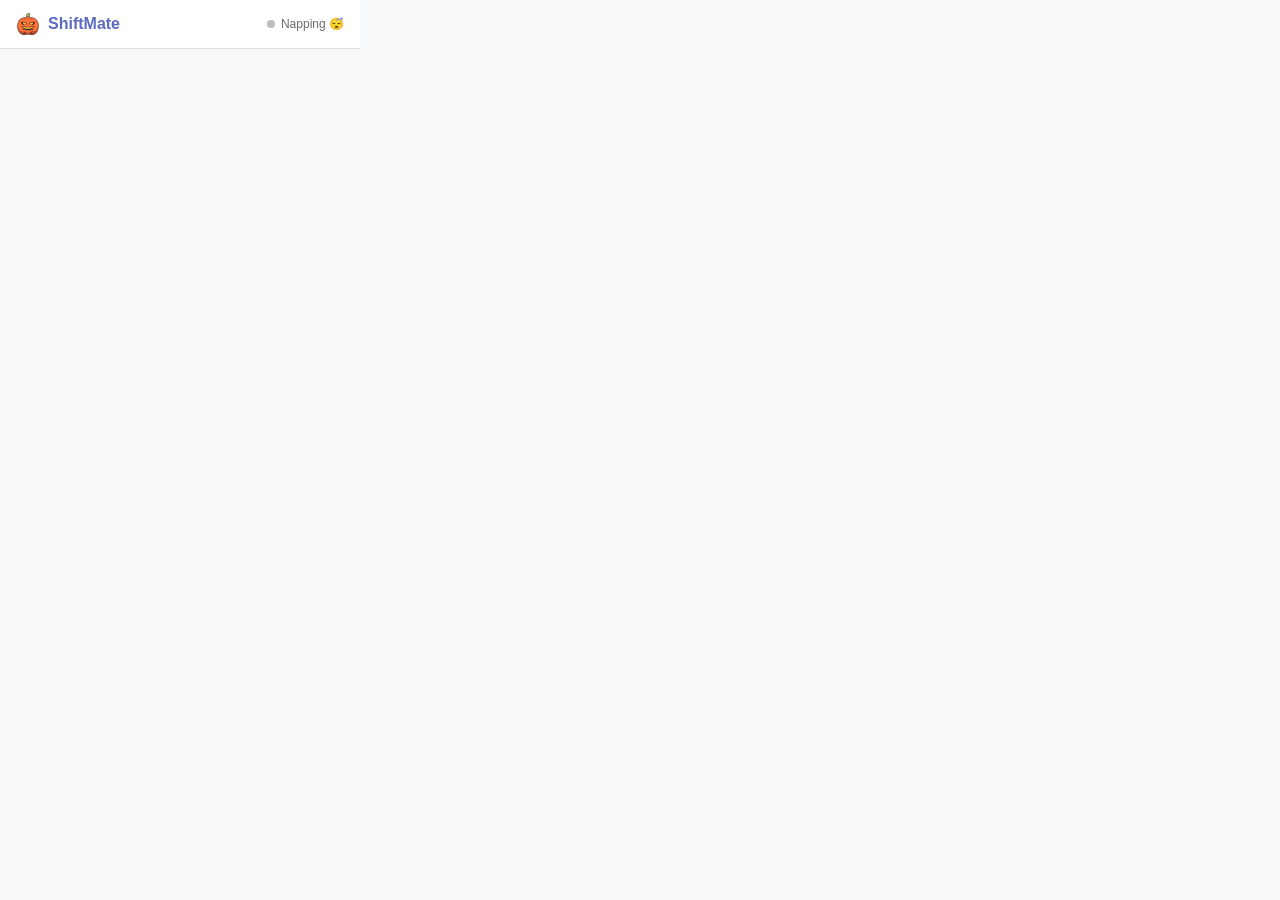
<file: src/popup.html>
<!DOCTYPE html>
<html lang="en">
<head>
  <meta charset="UTF-8">
  <meta name="viewport" content="width=device-width, initial-scale=1.0">
  <title>ShiftMate</title>
  <link rel="stylesheet" href="popup.css">
</head>
<body>
  <div class="app-container">
    <!-- Header -->
    <header class="header">
      <div class="logo">
        <img src="icons/smily-pumpkin-48.png" alt="" id="app-logo">
        <span>ShiftMate</span>
      </div>
      <div class="status-indicator" id="connection-status" role="status" aria-live="polite">
        <span class="dot"></span>
        <span class="text">Napping 😴</span>
      </div>
    </header>

    <!-- Init View (Login) -->
    <div id="view-init" class="view hidden">
      <div class="card intro-card">
        <h2>Sign in to Keka</h2>

        <!-- Status line while we silently try auto-grab -->
        <p id="login-status" class="login-status">Checking for an open Keka session…</p>
        <p id="login-error" class="login-error hidden"></p>

        <!-- Step 1: tenant + email -->
        <div id="login-step-email" class="login-step hidden">
          <label class="field-label" for="login-tenant">Keka workspace</label>
          <div class="tenant-row">
            <input type="text" id="login-tenant" class="text-input tenant-input" autocomplete="off" autocapitalize="none" spellcheck="false" placeholder="acme">
            <span class="tenant-suffix">.keka.com</span>
          </div>
          <small class="field-hint">The subdomain shown at the start of your Keka URL.</small>

          <label class="field-label" for="login-email">Work email</label>
          <input type="email" id="login-email" class="text-input" autocomplete="username" placeholder="you@company.com">
          <button id="btn-login-continue" class="btn btn-primary">Continue</button>
        </div>

        <!-- Step 2: password + captcha -->
        <div id="login-step-password" class="login-step hidden">
          <div class="login-email-readback">
            <span id="login-email-display">—</span>
            <button type="button" id="btn-login-change-email" class="btn-link">Change</button>
          </div>

          <label class="field-label" for="login-password">Password</label>
          <div class="password-row">
            <input type="password" id="login-password" class="text-input" autocomplete="current-password" placeholder="••••••••">
            <button type="button" id="btn-toggle-password" class="btn-link password-toggle" aria-label="Show password" aria-pressed="false">Show</button>
          </div>

          <label class="field-label" for="login-captcha">Captcha</label>
          <div class="captcha-row">
            <img id="captcha-image" class="captcha-img" alt="captcha">
            <button type="button" id="btn-captcha-refresh" class="btn-link captcha-refresh" title="Refresh captcha">↻</button>
          </div>
          <input type="text" id="login-captcha" class="text-input" autocapitalize="characters" autocomplete="off" placeholder="Type the characters above">

          <button id="btn-login-submit" class="btn btn-primary">Sign in</button>
        </div>

        <!-- Step 3 (only when Keka asks for 2FA): choose channel, then enter code -->
        <div id="login-step-otp" class="login-step hidden">
          <div id="otp-choose" class="otp-choose">
            <p class="field-hint">Keka needs to verify it's you. Where should it send the code?</p>
            <div id="otp-providers" class="otp-providers"></div>
          </div>

          <div id="otp-verify" class="otp-verify hidden">
            <p id="otp-destination" class="field-hint"></p>
            <label class="field-label" for="login-otp">Verification code</label>
            <input type="text" id="login-otp" class="text-input otp-input" inputmode="numeric" autocomplete="one-time-code" maxlength="8" placeholder="6-digit code">
            <button id="btn-otp-verify" class="btn btn-primary">Verify &amp; sign in</button>
            <button type="button" id="btn-otp-resend" class="btn-link otp-resend">Resend code</button>
          </div>

          <button type="button" id="btn-otp-restart" class="btn-link otp-restart">Start over</button>
        </div>

        <!-- Secondary actions -->
        <div class="login-alt">
          <button id="btn-auto-grab" class="btn-link">Retry auto-grab from open Keka tab</button>
          <button id="btn-show-token-paste" class="btn-link">Advanced: paste refresh token</button>
        </div>

        <!-- Hidden until "Advanced" is clicked -->
        <div id="login-step-token" class="login-step hidden">
          <label class="field-label" for="refresh-token-input">refresh_token</label>
          <textarea id="refresh-token-input" placeholder="Paste refresh_token here..."></textarea>
          <button id="btn-save-token" class="btn btn-primary">Connect with token</button>
        </div>
      </div>
    </div>

    <!-- Dashboard View -->
    <div id="view-dashboard" class="view hidden">
      <!-- User Profile -->
      <div class="user-profile" id="user-profile">
        <span class="avatar avatar-initials" id="avatar-initials" aria-hidden="true"></span>
        <img class="avatar hidden" id="user-avatar" alt="">
        <div class="info">
          <h3 id="user-name">Loading...</h3>
          <p id="user-title">...</p>
        </div>
      </div>

      <!-- Tabs -->
      <div class="tabs" role="tablist" aria-label="ShiftMate sections">
        <button class="tab active" role="tab" aria-selected="true" aria-controls="tab-today" data-tab="today">Today</button>
        <button class="tab" role="tab" aria-selected="false" aria-controls="tab-overview" tabindex="-1" data-tab="overview">Overview<span id="overview-dot" class="tab-dot hidden" aria-label="New items"></span></button>
        <button class="tab" role="tab" aria-selected="false" aria-controls="tab-history" tabindex="-1" data-tab="history">History</button>
        <button class="tab" role="tab" aria-selected="false" aria-controls="tab-settings" tabindex="-1" data-tab="settings">Settings</button>
      </div>

      <!-- Today Tab -->
      <div class="tab-panel" id="tab-today" role="tabpanel">
        <!-- Status: clock, state, progress toward today's target, punch -->
        <div class="card status-card">
          <div class="status-top">
            <div class="timer-display">
              <span id="current-time">--:--</span>
              <small id="current-date"></small>
            </div>
            <span id="state-pill" class="state-pill state-unknown">Warming up… ⏳</span>
          </div>
          <p id="day-status" class="day-status hidden"></p>
          <p id="attendance-error" class="attendance-error hidden" role="alert">Couldn’t load today’s attendance. This is fine 🔥 — punching is paused until it loads; reopen the popup to retry.</p>

          <div class="progress-block">
            <div class="progress-head">
              <span id="stat-duration" class="worked">0h 0m</span>
              <span id="target-label" class="target-label">worked</span>
            </div>
            <div class="progress-bar" role="progressbar" id="progress-bar" aria-label="Worked today" aria-valuemin="0" aria-valuemax="100" aria-valuenow="0">
              <div class="progress-fill" id="progress-fill"></div>
            </div>
            <div class="progress-foot">
              <span id="progress-left"></span>
              <span id="progress-eta"></span>
            </div>
          </div>

          <div class="attendance-summary">
            <div class="stat">
              <label>First in</label>
              <span id="stat-in">--:--</span>
            </div>
            <div class="stat">
              <label>Last out</label>
              <span id="stat-out">--:--</span>
            </div>
          </div>
        </div>

        <!-- Actions -->
        <div class="actions">
          <button id="btn-clock-in" class="btn btn-success action-btn punch-in" disabled>
            <span class="punch-icon" aria-hidden="true"><img src="icons/frog-in.svg" alt="" width="30" height="30"></span>
            <span class="punch-text"><span class="punch-label">Punch In</span><span class="punch-hint">Let’s do this!</span></span>
          </button>
          <button id="btn-clock-out" class="btn btn-danger action-btn punch-out" disabled>
            <span class="punch-icon" aria-hidden="true"><img src="icons/frog-out.svg" alt="" width="30" height="30"></span>
            <span class="punch-text"><span class="punch-label">Punch Out</span><span class="punch-hint">I’m outta here!</span></span>
          </button>
        </div>

        <!-- Take a Break -->
        <div class="card break-card">
          <h4>Take a break ☕</h4>
          <div id="break-idle">
            <p class="break-hint" id="break-hint">Waiting for your attendance status…</p>
            <div class="break-presets">
              <button class="btn-break" data-min="30">☕ 30m</button>
              <button class="btn-break" data-min="45">🍔 45m</button>
              <button class="btn-break" data-min="60">😴 60m</button>
              <button class="btn-break" data-min="0">⏱️ Other</button>
            </div>
            <div id="break-custom" class="break-custom hidden">
              <label class="field-label" for="break-custom-input">Minutes</label>
              <input type="number" id="break-custom-input" class="time-input num-input" min="1" max="480" step="5" value="30" inputmode="numeric">
              <button type="button" id="btn-break-custom-start" class="btn btn-primary btn-small">Let’s go ☕</button>
            </div>
          </div>
          <div id="break-active" class="hidden">
            <p class="break-status">Chilling 🧘 — back at <strong id="break-return-time">--:--</strong></p>
            <p class="break-countdown" id="break-countdown">--</p>
            <button id="btn-return-now" class="btn btn-primary">I’m back early 🏃</button>
          </div>
        </div>

        <!-- Today's sessions -->
        <div class="card history-card sessions-card">
          <h4>Today’s grind 💼</h4>
          <div id="history-list" class="history-list"></div>
        </div>

        <!-- Birthdays (hidden when there are none, or the company hides the widget) -->
        <div class="card birthday-card hidden" id="birthday-card">
          <h4>Cake alert 🎂</h4>
          <ul id="birthday-list" class="birthday-list"></ul>
        </div>
      </div>

      <!-- Overview Tab -->
      <div class="tab-panel hidden" id="tab-overview" role="tabpanel">
        <div class="card ov-card">
          <div class="section-head">
            <h4>This week 🗓️</h4>
            <button type="button" class="section-link" data-route="attendance">Attendance ↗</button>
          </div>
          <ol id="week-strip" class="week-strip" aria-label="This week"><li class="skeleton week-skeleton" aria-hidden="true"></li></ol>
          <p id="week-note" class="week-note hidden"></p>
        </div>

        <div class="card ov-card">
          <div class="section-head"><h4>Inbox 📬</h4></div>
          <div class="inbox-row">
            <button type="button" class="inbox-tile" id="inbox-approvals" data-route="approvals">
              <span class="inbox-icon" aria-hidden="true">
                <svg viewBox="0 0 24 24" width="16" height="16" fill="none" stroke="currentColor" stroke-width="2" stroke-linecap="round" stroke-linejoin="round"><path d="M9 11l3 3L22 4"/><path d="M21 12v7a2 2 0 0 1-2 2H5a2 2 0 0 1-2-2V5a2 2 0 0 1 2-2h11"/></svg>
              </span>
              <span class="inbox-count" id="inbox-approvals-count">–</span>
              <span class="inbox-label">Approvals</span>
              <span class="inbox-state" id="inbox-approvals-state"></span>
            </button>
            <button type="button" class="inbox-tile" id="inbox-notifications" data-route="notifications">
              <span class="inbox-icon" aria-hidden="true">
                <svg viewBox="0 0 24 24" width="16" height="16" fill="none" stroke="currentColor" stroke-width="2" stroke-linecap="round" stroke-linejoin="round"><path d="M18 8A6 6 0 0 0 6 8c0 7-3 9-3 9h18s-3-2-3-9"/><path d="M13.73 21a2 2 0 0 1-3.46 0"/></svg>
              </span>
              <span class="inbox-count" id="inbox-notifications-count">–</span>
              <span class="inbox-label">Notifications</span>
              <span class="inbox-state" id="inbox-notifications-state"></span>
            </button>
          </div>
        </div>

        <div class="card ov-card">
          <div class="section-head">
            <h4>Escape days 🏝️</h4>
            <button type="button" class="section-link" data-route="leave">Apply / details ↗</button>
          </div>
          <ul id="leave-list" class="overview-list leave-list"><li class="skeleton" aria-hidden="true"></li><li class="skeleton" aria-hidden="true"></li></ul>
        </div>

        <div class="card ov-card">
          <div class="section-head">
            <h4>Holidays ahead 🎉</h4>
            <button type="button" class="section-link" data-route="dashboard">All ↗</button>
          </div>
          <ul id="holiday-list" class="overview-list holiday-list"><li class="skeleton" aria-hidden="true"></li><li class="skeleton" aria-hidden="true"></li></ul>
        </div>

        <div class="card ov-card">
          <div class="section-head">
            <h4>Out of office 🌴</h4>
            <span id="onleave-count" class="section-count"></span>
          </div>
          <ul id="onleave-list" class="overview-list people-list"><li class="skeleton" aria-hidden="true"></li><li class="skeleton" aria-hidden="true"></li></ul>
        </div>
      </div>

      <!-- History Tab -->
      <div class="tab-panel hidden" id="tab-history" role="tabpanel">
        <div class="card history-card days-card">
          <div class="section-head">
            <h4>Last 3 days 📜</h4>
            <button type="button" class="section-link" data-route="attendance">Full history ↗</button>
          </div>
          <div id="history-summary" class="history-summary hidden"></div>
          <div id="day-list" class="day-list">
            <div class="skeleton" aria-hidden="true"></div>
            <div class="skeleton" aria-hidden="true"></div>
          </div>
        </div>
      </div>

      <!-- Settings Tab -->
      <div class="tab-panel hidden" id="tab-settings" role="tabpanel">
        <div class="card settings-card">
          <h4>You 🙋</h4>
          <div class="setting-row">
            <span>Status</span>
            <span id="setting-connection" class="setting-value">—</span>
          </div>
          <div class="setting-row">
            <span>Workspace</span>
            <span id="setting-tenant" class="setting-value mono">—</span>
          </div>
          <div class="setting-row">
            <span>Version</span>
            <span id="setting-version" class="setting-value">—</span>
          </div>
          <button id="btn-reset" class="btn btn-secondary btn-signout">Sign out of this browser 👋</button>
          <p class="hint">Clears this browser's sign-in, active break and caches. Your settings are kept and stay synced.</p>
        </div>

        <div class="card settings-card automation-card">
          <h4>Autopilot 🤖</h4>
          <div class="setting-row shift-row">
            <div class="setting-label">
              <span>Your shift</span>
              <small id="setting-shift">—</small>
            </div>
          </div>
          <button type="button" id="btn-use-shift-times" class="btn btn-secondary hidden">Use shift times for auto clock-in/out</button>

          <div class="setting-row">
            <div class="setting-label">
              <span>Auto Clock-In</span>
              <small>We punch you IN at this time — only if you haven’t yet. Sleep in, we’ve got you 😴</small>
            </div>
            <label class="switch">
              <input type="checkbox" id="auto-in-enabled" aria-label="Auto Clock-In">
              <span class="slider"></span>
            </label>
          </div>
          <div class="setting-row indent" id="auto-in-row">
            <span>Clock-in time</span>
            <input type="time" id="auto-in-time" class="time-input" step="60">
          </div>

          <div class="setting-row">
            <div class="setting-label">
              <span>Auto Clock-Out</span>
              <small>Forgot to leave? We punch you OUT at this time. Go home 🏠</small>
            </div>
            <label class="switch">
              <input type="checkbox" id="auto-out-enabled" aria-label="Auto Clock-Out">
              <span class="slider"></span>
            </label>
          </div>
          <div class="setting-row indent" id="auto-out-row">
            <span>Clock-out time</span>
            <input type="time" id="auto-out-threshold" class="time-input" step="60">
          </div>

          <div class="setting-row">
            <div class="setting-label">
              <span>Skip days off</span>
              <small>No auto punch on holidays, weekends or leave. Days off are sacred 🙏</small>
            </div>
            <label class="switch">
              <input type="checkbox" id="skip-days-off" aria-label="Skip days off">
              <span class="slider"></span>
            </label>
          </div>
          <p class="hint">Heads up 👯 Autopilot settings sync to every Chrome signed in to your Google account, so two laptops awake at clock-in time could both punch. Keep it on one. Punch in with an office fingerprint or card reader? ShiftMate can’t see those, so leave Auto Clock-In off.</p>
        </div>

        <div class="card settings-card automation-card">
          <h4>Breaks 🍩</h4>
          <div class="setting-row">
            <div class="setting-label">
              <span>Auto Break</span>
              <small>Once a day, in this window, we punch you OUT for lunch and back IN after. Bon appétit 🍝</small>
            </div>
            <label class="switch">
              <input type="checkbox" id="auto-break-enabled" aria-label="Auto Break">
              <span class="slider"></span>
            </label>
          </div>
          <div class="setting-row indent" id="auto-break-window-row">
            <span>Between</span>
            <span class="time-range">
              <input type="time" id="auto-break-from" class="time-input" step="60">
              <span class="time-range-sep">–</span>
              <input type="time" id="auto-break-to" class="time-input" step="60">
            </span>
          </div>
          <div class="setting-row indent" id="auto-break-length-row">
            <span>Break length</span>
            <span class="time-range">
              <input type="number" id="auto-break-minutes" class="time-input num-input" min="1" max="240" step="5" inputmode="numeric">
              <span class="time-range-sep">min</span>
            </span>
          </div>
        </div>

        <div class="card settings-card automation-card">
          <h4>Nudges 🔔</h4>
          <div class="setting-row">
            <div class="setting-label">
              <span>Birthday reminders</span>
              <small>A heads-up on birthday mornings, so you’re first with the wishes 🥳</small>
            </div>
            <label class="switch">
              <input type="checkbox" id="birthday-notify" aria-label="Birthday reminders">
              <span class="slider"></span>
            </label>
          </div>
          <div class="setting-row">
            <div class="setting-label">
              <span>Approval alerts</span>
              <small>Ping me when someone needs my blessing 🙏</small>
            </div>
            <label class="switch">
              <input type="checkbox" id="approval-notify" aria-label="Approval alerts">
              <span class="slider"></span>
            </label>
          </div>

          <div class="wish-editor">
            <label class="field-label" for="birthday-wish">Birthday wish message</label>
            <textarea id="birthday-wish" class="text-input wish-input" rows="3" spellcheck="true"></textarea>
            <div class="wish-footer">
              <small class="field-hint">Use <code>{firstName}</code> or <code>{name}</code>. Copied with the 📋 button on a birthday.</small>
              <button type="button" id="btn-wish-reset" class="btn-link">Reset</button>
            </div>
          </div>
        </div>

        <div class="card settings-card about-card">
          <h4>About 🐸</h4>
          <p class="about-tagline">ShiftMate, the frog that punches so you don’t forget to. Not affiliated with Keka.</p>
          <div class="about-links">
            <a id="about-bug" class="about-link about-link-primary" href="https://github.com/pankaj1980patel/shiftmaker/issues/new" target="_blank" rel="noopener">🐞 Report a bug</a>
            <a class="about-link" href="https://chromewebstore.google.com/detail/kjglhonepkcmbcapgbnnihoihhanhdee" target="_blank" rel="noopener">⭐ Rate on Web Store</a>
            <a class="about-link" href="https://pankaj1980patel.github.io/shiftmaker/" target="_blank" rel="noopener">🌐 Website</a>
            <a class="about-link" href="https://github.com/pankaj1980patel/shiftmaker" target="_blank" rel="noopener">💻 Source code</a>
          </div>
          <div class="about-maker">
            <span>Made with ☕ by <strong>Pankaj Patel</strong></span>
            <span class="about-maker-links">
              <a href="mailto:pantherpatel1980@gmail.com?subject=ShiftMate" target="_blank" rel="noopener" title="Email">✉️ Email</a>
              <a href="https://github.com/pankaj1980patel" target="_blank" rel="noopener" title="GitHub">🐙 GitHub</a>
              <a href="https://www.linkedin.com/in/pankaj-patel-72332b228/" target="_blank" rel="noopener" title="LinkedIn">💼 LinkedIn</a>
            </span>
          </div>
        </div>
      </div>
    </div>
    
  </div>
  <div id="toast" class="toast hidden" role="status" aria-live="polite"></div>
  <script type="module" src="popup.js"></script>
</body>
</html>
</file>
<file: src/popup.css>
:root {
  --primary: #5c6bc0;
  --primary-dark: #3f51b5;
  --success: #66bb6a;
  --danger: #ef5350;
  --bg: #f8f9fa;
  --surface: #ffffff;
  --text-main: #212121;
  --text-muted: #6b6b6b; /* ≥4.5:1 on the grey --bg too */
  --border: #e0e0e0;
  --shadow: 0 2px 8px rgba(0,0,0,0.08);
  --radius: 12px;
}

body {
  margin: 0;
  padding: 0;
  width: 360px;
  min-height: 500px;
  font-family: 'Inter', -apple-system, BlinkMacSystemFont, sans-serif;
  background-color: var(--bg);
  color: var(--text-main);
}

.app-container {
  display: flex;
  flex-direction: column;
  height: 100%;
}

.header {
  background: var(--surface);
  padding: 12px 16px;
  display: flex;
  justify-content: space-between;
  align-items: center;
  box-shadow: 0 1px 0 var(--border);
}

.logo {
  display: flex;
  align-items: center;
  gap: 8px;
  font-weight: 600;
  color: var(--primary);
}

.logo img {
  width: 24px;
  height: 24px;
}

.status-indicator {
  display: flex;
  align-items: center;
  gap: 6px;
  font-size: 12px;
  color: var(--text-muted);
}

.status-indicator .dot {
  width: 8px;
  height: 8px;
  border-radius: 50%;
  background-color: #bdbdbd;
}

/* Status: dot colour + darker text for readable contrast (≥4.5:1). */
.status-indicator.is-in .dot { background-color: var(--success); }
.status-indicator.is-in .text { color: #2e7d32; }
.status-indicator.is-out .dot { background-color: #9e9e9e; }
.status-indicator.is-break .dot { background-color: #ffa726; }
.status-indicator.is-break .text { color: #b45309; }

.view { padding: 16px; display: flex; flex-direction: column; gap: 16px; }
.hidden { display: none; }

.card {
  background: var(--surface);
  border-radius: var(--radius);
  padding: 16px;
  box-shadow: var(--shadow);
}

/* Init View */
.intro-card h2 { margin-top: 0; margin-bottom: 8px; }
.input-group textarea,
#refresh-token-input {
  width: 100%;
  height: 80px;
  border: 1px solid var(--border);
  border-radius: 8px;
  padding: 8px;
  font-family: monospace;
  font-size: 12px;
  resize: none;
  margin-bottom: 12px;
  box-sizing: border-box;
}

.login-status {
  font-size: 12px;
  color: var(--text-muted);
  margin: 0 0 12px 0;
}
.login-error {
  font-size: 12px;
  color: var(--danger);
  background: rgba(239, 83, 80, 0.08);
  border: 1px solid rgba(239, 83, 80, 0.25);
  border-radius: 6px;
  padding: 6px 8px;
  margin: 0 0 12px 0;
}

.login-step { display: flex; flex-direction: column; gap: 6px; margin-bottom: 8px; }
.login-step.hidden { display: none; }

.field-label {
  font-size: 11px;
  text-transform: uppercase;
  letter-spacing: 0.6px;
  color: var(--text-muted);
  margin-top: 4px;
}

.text-input {
  width: 100%;
  border: 1px solid var(--border);
  border-radius: 8px;
  padding: 10px 12px;
  font-size: 13px;
  font-family: inherit;
  box-sizing: border-box;
  background: var(--surface);
  color: var(--text-main);
  transition: border-color 0.15s, box-shadow 0.15s;
}
.text-input:focus {
  outline: none;
  border-color: var(--primary);
  box-shadow: 0 0 0 3px rgba(92, 107, 192, 0.15);
}

.login-step .btn-primary { margin-top: 8px; }

.login-email-readback {
  display: flex;
  justify-content: space-between;
  align-items: center;
  font-size: 12px;
  background: var(--bg);
  border-radius: 8px;
  padding: 6px 10px;
  margin-bottom: 4px;
  color: var(--text-muted);
}
.login-email-readback #login-email-display {
  font-weight: 500;
  color: var(--text-main);
  overflow: hidden;
  text-overflow: ellipsis;
  white-space: nowrap;
  max-width: 70%;
}

.tenant-row {
  position: relative;
}
.tenant-row .tenant-input {
  padding-right: 80px;
}
.tenant-suffix {
  position: absolute;
  right: 10px;
  top: 50%;
  transform: translateY(-50%);
  font-size: 12px;
  color: var(--text-muted);
  pointer-events: none;
}

.field-hint {
  font-size: 11px;
  color: var(--text-muted);
  margin: -2px 0 4px 0;
}

.password-row {
  position: relative;
}
.password-row .text-input {
  padding-right: 56px;
}
.password-toggle {
  position: absolute;
  right: 8px;
  top: 50%;
  transform: translateY(-50%);
  padding: 4px 6px;
  font-size: 12px;
  line-height: 1;
}

.captcha-row {
  display: flex;
  align-items: center;
  gap: 8px;
}
.captcha-img {
  flex: 1;
  height: 56px;
  background: var(--bg);
  border: 1px solid var(--border);
  border-radius: 8px;
  object-fit: contain;
  padding: 4px;
  image-rendering: pixelated;
}
.captcha-refresh {
  font-size: 18px;
  width: 36px;
  height: 36px;
  display: inline-flex;
  align-items: center;
  justify-content: center;
}

.login-alt {
  display: flex;
  flex-direction: column;
  gap: 4px;
  margin-top: 8px;
  padding-top: 12px;
  border-top: 1px solid var(--border);
}

.btn-link {
  background: none;
  border: none;
  color: var(--primary);
  font-size: 12px;
  cursor: pointer;
  padding: 4px 0;
  text-align: left;
  font-family: inherit;
}
.btn-link:hover { text-decoration: underline; }
.btn-link:disabled { color: var(--text-muted); cursor: not-allowed; text-decoration: none; }

/* Dashboard */
.user-profile {
  display: flex;
  align-items: center;
  gap: 12px;
  padding: 4px;
}
.avatar {
  width: 40px;
  height: 40px;
  border-radius: 50%;
  background: var(--border);
  object-fit: cover;
  display: block;
}
.info h3 { margin: 0; font-size: 16px; }
.info p { margin: 0; font-size: 12px; color: var(--text-muted); }

.status-card { text-align: center; }
.timer-display { margin-bottom: 16px; }
#current-time { font-size: 32px; font-weight: 700; display: block; }
#current-date { color: var(--text-muted); text-transform: uppercase; letter-spacing: 1px; font-size: 10px; }

.attendance-summary {
  display: flex;
  justify-content: space-between;
  border-top: 1px solid var(--border);
  padding-top: 12px;
}
.stat { display: flex; flex-direction: column; }
.stat label { font-size: 10px; text-transform: uppercase; color: var(--text-muted); }
.stat span { font-weight: 600; font-size: 14px; }

.actions { display: grid; grid-template-columns: 1fr 1fr; gap: 12px; }
.action-btn {
  display: flex;
  flex-direction: column;
  align-items: center;
  justify-content: center;
  gap: 8px;
  padding: 16px;
  font-weight: 600;
  border-radius: var(--radius);
  border: none;
  cursor: pointer;
  transition: transform 0.1s;
}
.action-btn:active { transform: scale(0.98); }
.action-btn:disabled {
  opacity: 0.5;
  cursor: not-allowed;
  transform: none;
  filter: grayscale(0.8);
}

.btn { border: none; padding: 10px 16px; border-radius: 8px; cursor: pointer; font-weight: 500; }
.btn-primary { background: var(--primary); color: white; width: 100%; }
.btn-secondary { background: var(--bg); color: var(--primary); width: 100%; border: 1px solid var(--border); margin-bottom: 8px; }
.btn-secondary:hover { background: var(--border); }
.btn-success { background: rgba(102, 187, 106, 0.15); color: #2e7d32; }
.btn-danger { background: rgba(239, 83, 80, 0.15); color: #c62828; }

.history-card { margin-top: 12px; max-height: 200px; overflow: hidden; display: flex; flex-direction: column; }
.history-card h4 { margin: 0 0 8px 0; font-size: 12px; color: var(--text-muted); text-transform: uppercase; }
.history-list { overflow-y: auto; display: flex; flex-direction: column; gap: 8px; }

.history-item {
  display: flex;
  justify-content: space-between;
  align-items: center;
  font-size: 12px;
  padding: 8px;
  background: var(--bg);
  border-radius: 6px;
}
.history-item .time { font-weight: 600; }
.history-item .type { font-size: 10px; text-transform: uppercase; padding: 2px 6px; border-radius: 4px; }
.history-item.in .type { background-color: rgba(102, 187, 106, 0.2); color: #2e7d32; }
.history-item.out .type { background-color: rgba(239, 83, 80, 0.2); color: #c62828; }

/* Tabs */
.tabs {
  display: flex;
  background: var(--surface);
  border-radius: var(--radius);
  padding: 4px;
  box-shadow: var(--shadow);
  gap: 4px;
}
.tab {
  flex: 1;
  background: none;
  border: none;
  padding: 8px;
  cursor: pointer;
  font-weight: 500;
  font-size: 13px;
  color: var(--text-muted);
  border-radius: 8px;
  transition: background 0.15s, color 0.15s;
}
.tab:hover { color: var(--text-main); }
.tab.active {
  background: var(--primary);
  color: white;
}
.tab-panel { display: flex; flex-direction: column; gap: 16px; }
.tab-panel.hidden { display: none; }

/* Day list (History tab) */
.day-list {
  display: flex;
  flex-direction: column;
  gap: 8px;
  max-height: 380px;
  overflow-y: auto;
}
.day-item {
  background: var(--bg);
  border-radius: 8px;
  padding: 10px 12px;
}
.day-item .day-header {
  display: flex;
  justify-content: space-between;
  align-items: center;
  margin-bottom: 4px;
}
.day-item .date { font-weight: 600; font-size: 13px; }
.day-item .badge {
  font-size: 9px;
  font-weight: 600;
  padding: 2px 6px;
  border-radius: 4px;
  text-transform: uppercase;
  letter-spacing: 0.5px;
}
.badge.present { background: rgba(102, 187, 106, 0.2); color: #2e7d32; }
.badge.absent  { background: rgba(239, 83, 80, 0.2);  color: #c62828; }
.badge.leave   { background: rgba(255, 152, 0, 0.2);  color: #e65100; }
.badge.weekend { background: var(--border);           color: var(--text-muted); }
.day-item .meta {
  display: flex;
  justify-content: space-between;
  font-size: 11px;
  color: var(--text-muted);
}
.day-item .hours { font-weight: 600; color: var(--text-main); }

/* Break card */
.break-card h4 { margin: 0 0 8px 0; font-size: 14px; }
.break-hint { font-size: 11px; color: var(--text-muted); margin: 0 0 12px 0; }
.break-presets { display: grid; grid-template-columns: repeat(4, 1fr); gap: 6px; }
.btn-break {
  background: var(--bg);
  border: 1px solid var(--border);
  color: var(--text-muted);
  padding: 10px 6px;
  border-radius: 8px;
  cursor: pointer;
  font-size: 12px;
  font-weight: 600;
  transition: background 0.15s, border-color 0.15s, color 0.15s;
}
/* Highlighted when actionable (i.e. user is clocked in) */
.btn-break:not(:disabled) {
  background: rgba(92, 107, 192, 0.08);
  border-color: var(--primary);
  color: var(--primary);
}
.btn-break:not(:disabled):hover {
  background: var(--primary);
  color: white;
}
.btn-break:not(:disabled):active { transform: scale(0.97); }
.btn-break:disabled {
  opacity: 0.55;
  cursor: not-allowed;
  filter: grayscale(0.4);
}
/* Settings */
.setting-row {
  display: flex;
  justify-content: space-between;
  align-items: center;
  padding: 6px 0;
  font-size: 13px;
  border-bottom: 1px solid var(--bg);
}
.setting-row:last-child { border-bottom: none; }
.setting-value { color: var(--text-muted); }
.setting-value.mono { font-family: monospace; font-size: 11px; max-width: 60%; overflow: hidden; text-overflow: ellipsis; white-space: nowrap; }
.setting-value.connected { color: #2e7d32; font-weight: 600; }
.setting-value.disconnected { color: var(--danger); font-weight: 600; }

.danger-zone h4 { color: var(--danger); margin: 0 0 6px 0; font-size: 14px; }
.danger-zone .hint { font-size: 11px; color: var(--text-muted); margin: 0 0 12px 0; }
.btn-danger-solid {
  background: var(--danger);
  color: white;
  width: 100%;
  font-weight: 600;
}
.btn-danger-solid:hover { background: #c62828; }

.break-status { font-size: 13px; margin: 0 0 4px 0; color: var(--text-muted); }
.break-countdown {
  font-size: 28px;
  font-weight: 700;
  color: var(--primary);
  letter-spacing: 2px;
  font-variant-numeric: tabular-nums;
  margin: 6px 0 14px 0;
  text-align: center;
}
.break-countdown .label {
  display: block;
  font-size: 10px;
  font-weight: 600;
  letter-spacing: 1px;
  color: var(--text-muted);
  text-transform: uppercase;
  margin-top: 2px;
}

/* Automation card */
.automation-card .setting-row {
  align-items: center;
  gap: 12px;
}
.automation-card .setting-row.indent {
  padding-left: 8px;
}
.automation-card .setting-row.disabled {
  opacity: 0.45;
  pointer-events: none;
}
.automation-card .setting-label {
  display: flex;
  flex-direction: column;
  flex: 1;
  min-width: 0;
}
.automation-card .setting-label > span {
  font-weight: 500;
  color: var(--text-main);
}
.automation-card .setting-label > small {
  color: var(--text-muted);
  font-size: 11px;
  margin-top: 2px;
}
.time-input {
  border: 1px solid var(--border);
  border-radius: 6px;
  padding: 4px 8px;
  font-size: 13px;
  font-family: inherit;
  background: var(--surface);
  color: var(--text-main);
  font-variant-numeric: tabular-nums;
}
.time-input:focus {
  outline: none;
  border-color: var(--primary);
  box-shadow: 0 0 0 3px rgba(92, 107, 192, 0.15);
}
.automation-status {
  margin: 8px 0 0 0;
  font-size: 11px;
  color: var(--success);
  font-weight: 600;
}

/* Toggle Switch */
.switch { position: relative; display: inline-block; width: 34px; height: 20px; }
.switch input { opacity: 0; width: 0; height: 0; }
.slider { position: absolute; cursor: pointer; top: 0; left: 0; right: 0; bottom: 0; background-color: #ccc; transition: .4s; border-radius: 20px; }
.slider:before { position: absolute; content: ""; height: 16px; width: 16px; left: 2px; bottom: 2px; background-color: white; transition: .4s; border-radius: 50%; }
input:checked + .slider { background-color: var(--primary); }
input:checked + .slider:before { transform: translateX(14px); }

/* --- Two-factor (OTP) step --- */
.otp-providers { display: flex; flex-direction: column; gap: 0; margin-top: 4px; }
.otp-providers .btn-secondary { text-align: left; }
.otp-verify { display: flex; flex-direction: column; gap: 6px; }
.otp-verify.hidden { display: none; }
.otp-choose.hidden { display: none; }
.otp-input { font-size: 18px; letter-spacing: 6px; text-align: center; font-variant-numeric: tabular-nums; }
.otp-resend, .otp-restart { align-self: center; margin-top: 4px; }

/* --- Birthdays card --- */
.birthday-card.hidden { display: none; }
.birthday-list { list-style: none; margin: 0; padding: 0; display: flex; flex-direction: column; gap: 8px; }
.birthday-item { display: flex; align-items: center; gap: 10px; font-size: 12px; }
.birthday-avatar {
  flex: 0 0 28px; width: 28px; height: 28px; border-radius: 50%;
  background: var(--bg); color: var(--text-muted);
  display: flex; align-items: center; justify-content: center;
  font-size: 11px; font-weight: 600; overflow: hidden;
}
.birthday-avatar img { width: 100%; height: 100%; object-fit: cover; }
.birthday-info { flex: 1; min-width: 0; display: flex; flex-direction: column; }
.birthday-name { font-weight: 500; color: var(--text-main); white-space: nowrap; overflow: hidden; text-overflow: ellipsis; }
.birthday-info small { color: var(--text-muted); white-space: nowrap; overflow: hidden; text-overflow: ellipsis; }
.birthday-when { color: var(--text-muted); white-space: nowrap; }
.birthday-item.today .birthday-when { color: var(--primary); font-weight: 600; }
.birthday-item.today .birthday-avatar { box-shadow: 0 0 0 2px var(--primary); }

/* --- Day status (Today tab) --- */
.day-status { margin: 8px 0 0; font-size: 12px; color: var(--text-muted); text-align: center; }
.day-status.hidden { display: none; }
.day-status.off { color: var(--primary); font-weight: 600; }

/* --- Overview tab --- */
.tab { position: relative; }
.tab-dot { position: absolute; top: 6px; right: 4px; width: 6px; height: 6px; border-radius: 50%; background: #ef5350; }
.tab-dot.hidden { display: none; }
.inbox-row { display: flex; gap: 8px; }
.inbox-tile {
  flex: 1; display: flex; flex-direction: column; align-items: flex-start; gap: 2px;
  background: var(--bg); border: 1px solid var(--border); border-radius: 8px;
  padding: 10px; cursor: pointer; font-family: inherit; text-align: left;
}
.inbox-tile:hover { border-color: var(--primary); }
.inbox-count { font-size: 20px; font-weight: 600; color: var(--text-main); font-variant-numeric: tabular-nums; }
.inbox-tile.has-items .inbox-count { color: var(--primary); }
.inbox-label { font-size: 11px; color: var(--text-muted); }
.overview-list { list-style: none; margin: 0; padding: 0; display: flex; flex-direction: column; gap: 6px; font-size: 12px; }
.overview-list li { display: flex; justify-content: space-between; gap: 8px; }
.overview-list .ov-main { color: var(--text-main); overflow: hidden; text-overflow: ellipsis; white-space: nowrap; }
.overview-list .ov-side { color: var(--text-muted); white-space: nowrap; font-variant-numeric: tabular-nums; }
.overview-list li.soon .ov-side { color: var(--primary); font-weight: 600; }
.overview-empty { color: var(--text-muted); justify-content: center !important; }
#btn-use-shift-times { margin-top: 8px; margin-bottom: 0; }
#btn-use-shift-times.hidden { display: none; }

/* --- Birthday wish copy button & editor --- */
.wish-copy {
  flex: 0 0 auto; display: inline-flex; align-items: center; justify-content: center;
  width: 26px; height: 26px; border-radius: 6px; border: 1px solid var(--border);
  background: var(--surface); color: var(--text-muted); cursor: pointer; padding: 0;
}
.wish-copy:hover { color: var(--primary); border-color: var(--primary); }
.wish-copy.copied { color: #2e7d32; border-color: #66bb6a; background: rgba(102, 187, 106, 0.12); }
.wish-editor { display: flex; flex-direction: column; gap: 6px; margin-top: 10px; }
.wish-input { resize: vertical; min-height: 64px; line-height: 1.4; }
.wish-footer { display: flex; justify-content: space-between; align-items: flex-start; gap: 8px; }
.wish-footer code { font-size: 11px; background: var(--bg); padding: 0 3px; border-radius: 3px; }

/* --- Auto break settings --- */
.time-range { display: inline-flex; align-items: center; gap: 6px; }
.time-range-sep { color: var(--text-muted); font-size: 12px; }
.num-input { width: 64px; }

/* --- Review fixes --- */

/* History tab: the day list scrolls inside its own height instead of being
   clipped by the Activity Log's 200px cap. */
.days-card { max-height: none; overflow: visible; }

/* Avatar: initials until the photo loads */
.avatar.hidden { display: none; }
.avatar-initials {
  display: flex; align-items: center; justify-content: center;
  background: rgba(92, 107, 192, 0.15); color: var(--primary);
  font-weight: 600; font-size: 14px;
}
.avatar-initials.hidden { display: none; }

/* Keyboard focus on switches and tabs */
.switch input:focus-visible + .slider { outline: 2px solid var(--primary); outline-offset: 2px; }
.tab:focus-visible { outline: 2px solid var(--primary); outline-offset: -2px; }

/* Attendance load error */
.attendance-error {
  margin: 8px 0 0; font-size: 12px; color: #c62828; text-align: center;
  background: rgba(239, 83, 80, 0.08); border-radius: 6px; padding: 6px 8px;
}
.attendance-error.hidden { display: none; }
.empty-note { text-align: center; color: var(--text-muted); font-size: 12px; padding: 12px; }
.empty-note.error { color: #c62828; }

/* Two-click confirm: armed state */
.armed { outline: 2px solid currentColor; outline-offset: 1px; font-weight: 600; }

/* Inline custom break length */
.break-custom { display: flex; align-items: center; gap: 8px; margin-top: 10px; }
.break-custom.hidden { display: none; }
.break-custom .field-label { margin: 0; }
.btn-small { width: auto; padding: 6px 12px; font-size: 12px; }

/* Toast */
.toast {
  position: fixed; left: 12px; right: 12px; bottom: 12px; z-index: 50;
  padding: 10px 12px; border-radius: 8px; font-size: 12px; line-height: 1.4;
  color: #fff; background: #37474f; box-shadow: 0 4px 16px rgba(0, 0, 0, 0.2);
}
.toast.hidden { display: none; }
.toast.success { background: #2e7d32; }
.toast.error { background: #c62828; }
.toast.warn { background: #b45309; }

/* --- Leave balances --- */
.leave-list { gap: 12px; }
.overview-list li.leave-item { display: flex; flex-direction: column; justify-content: flex-start; gap: 5px; }
.leave-head { display: flex; justify-content: space-between; align-items: baseline; gap: 8px; }
.leave-name { display: flex; align-items: center; gap: 6px; min-width: 0; }
.leave-title { font-weight: 600; color: var(--text-main); white-space: nowrap; overflow: hidden; text-overflow: ellipsis; }
.leave-code {
  font-size: 10px; font-weight: 600; letter-spacing: 0.4px; padding: 1px 5px; border-radius: 4px;
  background: var(--bg); color: var(--text-muted); border: 1px solid var(--border);
}
.leave-code.unpaid { color: #b45309; border-color: rgba(180, 83, 9, 0.3); }
.leave-figure { white-space: nowrap; font-variant-numeric: tabular-nums; }
.leave-left { font-size: 18px; font-weight: 700; color: var(--text-main); }
.leave-of { font-size: 12px; color: var(--text-muted); }
.leave-bar { height: 6px; border-radius: 3px; background: var(--border); overflow: hidden; }
.leave-bar-fill { height: 100%; border-radius: 3px; background: #43a047; transition: width 0.3s; }
.leave-sub { font-size: 11px; color: var(--text-muted); }
.level-low .leave-bar-fill { background: #f59e0b; }
.level-low .leave-left { color: #b45309; }
.level-empty .leave-left { color: var(--text-muted); }
.level-empty .leave-title { color: var(--text-muted); }

/* --- Overview tab --- */
.ov-card h4 { margin: 0; }
.section-head { display: flex; justify-content: space-between; align-items: center; margin-bottom: 10px; }
.section-link {
  background: none; border: none; padding: 2px 0; cursor: pointer; font: inherit;
  font-size: 11px; font-weight: 500; color: var(--primary);
}
.section-link:hover { text-decoration: underline; }
.section-link:focus-visible { outline: 2px solid var(--primary); outline-offset: 2px; border-radius: 3px; }
.section-count {
  min-width: 18px; padding: 1px 6px; border-radius: 9px; text-align: center;
  font-size: 11px; font-weight: 600; background: var(--bg); color: var(--text-muted);
}
.section-count:empty { display: none; }

/* Loading placeholders */
.skeleton {
  height: 14px; border-radius: 6px; list-style: none;
  background: linear-gradient(90deg, var(--border) 25%, var(--bg) 50%, var(--border) 75%);
  background-size: 200% 100%; animation: shimmer 1.2s infinite linear;
}
.skeleton + .skeleton { width: 70%; }
.week-skeleton { height: 46px; width: 100%; }
@keyframes shimmer { from { background-position: 200% 0; } to { background-position: -200% 0; } }
@media (prefers-reduced-motion: reduce) { .skeleton { animation: none; } }

/* This week strip */
.week-strip { list-style: none; margin: 0; padding: 0; display: grid; grid-template-columns: repeat(7, 1fr); gap: 4px; }
.week-day {
  display: flex; flex-direction: column; align-items: center; gap: 2px;
  padding: 6px 0 5px; border-radius: 8px; background: var(--bg); cursor: default;
}
.wd-name { font-size: 10px; font-weight: 600; color: var(--text-muted); text-transform: uppercase; }
.wd-date { font-size: 13px; font-weight: 600; color: var(--text-main); font-variant-numeric: tabular-nums; }
.wd-dot { width: 6px; height: 6px; border-radius: 50%; background: #43a047; }
.week-day.kind-off .wd-dot { background: #bdbdbd; }
.week-day.kind-off .wd-date { color: var(--text-muted); }
.week-day.kind-holiday { background: rgba(245, 158, 11, 0.12); }
.week-day.kind-holiday .wd-dot { background: #f59e0b; }
.week-day.kind-leave { background: rgba(92, 107, 192, 0.12); }
.week-day.kind-leave .wd-dot { background: var(--primary); }
.week-day.kind-half .wd-dot { background: linear-gradient(90deg, #43a047 50%, var(--primary) 50%); }
.week-day.is-past { opacity: 0.55; }
.week-day.is-today { outline: 2px solid var(--primary); outline-offset: -2px; opacity: 1; }
.week-note { margin: 8px 0 0; font-size: 11px; color: var(--text-muted); }
.week-note.hidden { display: none; }

/* Inbox tiles */
.inbox-tile { position: relative; padding: 10px 10px 8px; }
.inbox-icon { color: var(--text-muted); display: inline-flex; }
.inbox-tile.has-items .inbox-icon { color: var(--primary); }
.inbox-state { font-size: 10px; color: var(--text-muted); }
.inbox-tile:not(.has-items) .inbox-state { color: #2e7d32; }
.inbox-tile.has-items .inbox-state { color: var(--primary); font-weight: 600; }
.inbox-tile:focus-visible { outline: 2px solid var(--primary); outline-offset: 2px; }

/* Holidays */
.overview-list li.holiday-item { display: flex; align-items: center; justify-content: flex-start; gap: 10px; }
.cal-chip {
  flex: 0 0 38px; height: 40px; border-radius: 8px; overflow: hidden;
  display: flex; flex-direction: column; border: 1px solid var(--border); background: var(--surface);
}
.cal-month {
  background: #f59e0b; color: #fff; font-size: 9px; font-weight: 700; text-transform: uppercase;
  text-align: center; letter-spacing: 0.5px; padding: 1px 0;
}
.cal-day { flex: 1; display: flex; align-items: center; justify-content: center; font-size: 15px; font-weight: 700; color: var(--text-main); }
.holiday-info { flex: 1; min-width: 0; display: flex; flex-direction: column; }
.holiday-name { font-weight: 600; color: var(--text-main); white-space: nowrap; overflow: hidden; text-overflow: ellipsis; }
.holiday-when { font-size: 11px; color: var(--text-muted); }
.holiday-countdown { font-size: 11px; color: var(--text-muted); white-space: nowrap; }
.holiday-item.soon .holiday-countdown { color: #b45309; font-weight: 600; }

/* People on leave */
.overview-list li.person-item { display: flex; align-items: center; justify-content: flex-start; gap: 10px; }
.person-avatar {
  flex: 0 0 28px; width: 28px; height: 28px; border-radius: 50%;
  display: flex; align-items: center; justify-content: center;
  background: rgba(92, 107, 192, 0.15); color: var(--primary); font-size: 11px; font-weight: 600;
}
.person-info { min-width: 0; display: flex; flex-direction: column; }
.person-name { font-weight: 500; color: var(--text-main); white-space: nowrap; overflow: hidden; text-overflow: ellipsis; }
.person-detail { font-size: 11px; color: var(--text-muted); }
.people-more .ov-main { color: var(--text-muted); }

/* --- Today tab --- */
.status-card { text-align: left; display: flex; flex-direction: column; gap: 12px; }
.status-top { display: flex; justify-content: space-between; align-items: flex-start; }
.status-card .timer-display { margin: 0; }
.status-card #current-time { font-size: 28px; line-height: 1.1; }
.status-card .day-status, .status-card .attendance-error { margin: 0; text-align: left; }
.state-pill {
  font-size: 11px; font-weight: 600; padding: 3px 10px; border-radius: 999px; white-space: nowrap;
  background: var(--bg); color: var(--text-muted); border: 1px solid var(--border);
}
.state-pill.state-in { background: rgba(67, 160, 71, 0.12); color: #2e7d32; border-color: rgba(67, 160, 71, 0.35); }
.state-pill.state-break { background: rgba(245, 158, 11, 0.12); color: #b45309; border-color: rgba(245, 158, 11, 0.35); }
.progress-block { display: flex; flex-direction: column; gap: 6px; }
.progress-head { display: flex; align-items: baseline; gap: 6px; }
.progress-head .worked { font-size: 22px; font-weight: 700; color: var(--text-main); font-variant-numeric: tabular-nums; }
.target-label { font-size: 12px; color: var(--text-muted); }
.progress-bar { height: 8px; border-radius: 4px; background: var(--border); overflow: hidden; }
.progress-fill { height: 100%; width: 0; border-radius: 4px; background: var(--primary); transition: width 0.4s; }
.progress-fill.done { background: #43a047; }
.progress-foot { display: flex; justify-content: space-between; font-size: 11px; color: var(--text-muted); min-height: 14px; }
#progress-eta { font-weight: 600; color: var(--text-main); }
.status-card .attendance-summary { justify-content: flex-start; gap: 32px; padding-top: 10px; }

/* Today's sessions timeline */
.sessions-card { max-height: none; overflow: visible; }
.sessions-card .history-list { gap: 0; }
.session-item { display: flex; align-items: center; gap: 10px; padding: 6px 0; font-size: 13px; }
.session-dot { width: 8px; height: 8px; border-radius: 50%; background: var(--primary); flex: 0 0 8px; }
.session-item.live .session-dot { background: #43a047; box-shadow: 0 0 0 3px rgba(67, 160, 71, 0.2); }
.session-range { flex: 1; color: var(--text-main); font-variant-numeric: tabular-nums; }
.session-dur { color: var(--text-muted); font-variant-numeric: tabular-nums; }
.session-item.live .session-dur { color: #2e7d32; font-weight: 600; }
.session-break { padding: 2px 0 2px 3px; border-left: 2px dashed var(--border); margin-left: 3px; }
.session-break-label { margin-left: 13px; font-size: 11px; color: var(--text-muted); }

/* --- Consistent card titles --- */
.card h4, .history-card h4, .break-card h4 {
  margin: 0 0 10px; font-size: 14px; font-weight: 600; color: var(--text-main);
  text-transform: none; letter-spacing: 0;
}
.section-head h4 { margin: 0; }

/* --- History tab --- */
.history-summary { display: grid; grid-template-columns: repeat(3, 1fr); gap: 8px; margin-bottom: 12px; }
.history-summary.hidden { display: none; }
.hs-stat { display: flex; flex-direction: column; gap: 2px; padding: 8px 10px; border-radius: 8px; background: var(--bg); }
.hs-value { font-size: 15px; font-weight: 700; color: var(--text-main); font-variant-numeric: tabular-nums; }
.hs-label { font-size: 10px; color: var(--text-muted); text-transform: uppercase; letter-spacing: 0.4px; }
.days-card .day-list { max-height: none; gap: 10px; }
.day-item { display: flex; flex-direction: column; gap: 6px; }
.day-when { display: flex; align-items: baseline; gap: 6px; }
.day-sub { font-size: 11px; color: var(--text-muted); }
.day-bar { height: 5px; border-radius: 3px; background: var(--border); overflow: hidden; }
.day-bar-fill { height: 100%; border-radius: 3px; background: var(--primary); }
.day-bar-fill.done { background: #43a047; }
.day-item.day-weekend, .day-item.day-leave { opacity: 0.85; }

/* --- Punch buttons (two, side by side) ---
   Same language as the rest of the popup: soft tint, coloured text, subtle
   border, card radius. The usable one is tinted; the other is neutral. */
.actions { gap: 10px; }
.action-btn.punch-in, .action-btn.punch-out {
  flex-direction: row; justify-content: flex-start; gap: 10px;
  padding: 12px; border-radius: var(--radius); text-align: left;
  border: 1px solid var(--border); background: var(--surface); color: var(--text-muted);
  box-shadow: var(--shadow); filter: none; transition: transform 0.1s, background 0.15s, border-color 0.15s;
}
.punch-icon {
  flex: 0 0 32px; width: 32px; height: 32px; border-radius: 50%;
  display: flex; align-items: center; justify-content: center;
  background: var(--bg); color: var(--text-muted);
}
.punch-text { display: flex; flex-direction: column; gap: 1px; min-width: 0; }
.punch-label { font-size: 14px; font-weight: 600; line-height: 1.2; }
.punch-hint { font-size: 11px; font-weight: 400; color: var(--text-muted); }

.action-btn.punch-in:not(:disabled) { background: rgba(102, 187, 106, 0.12); border-color: rgba(102, 187, 106, 0.45); color: #2e7d32; }
.action-btn.punch-in:not(:disabled) .punch-icon { background: var(--success); color: #fff; }
.action-btn.punch-in:not(:disabled):hover { background: rgba(102, 187, 106, 0.2); }
.action-btn.punch-out:not(:disabled) { background: rgba(239, 83, 80, 0.1); border-color: rgba(239, 83, 80, 0.45); color: #c62828; }
.action-btn.punch-out:not(:disabled) .punch-icon { background: #ef5350; color: #fff; }
.action-btn.punch-out:not(:disabled):hover { background: rgba(239, 83, 80, 0.18); }

.action-btn.punch-in:disabled, .action-btn.punch-out:disabled { opacity: 0.6; filter: none; cursor: not-allowed; box-shadow: none; }

/* Two-click confirm state */
.action-btn.armed { outline: 2px solid currentColor; outline-offset: -4px; }
.action-btn:focus-visible { outline: 2px solid var(--primary); outline-offset: 2px; }

/* Emoji in the punch badge */
.punch-icon { font-size: 22px; line-height: 1; flex-basis: 38px; width: 38px; height: 38px; }
/* Thin dark outline around the emoji glyph so pale ones (🏃) pop on any tint */
.action-btn:not(:disabled) .punch-icon {
  text-shadow: 0 0 1px rgba(0,0,0,0.6), 0 0 1px rgba(0,0,0,0.6), 0 1px 1px rgba(0,0,0,0.25);
}
/* White badge + coloured ring so thin emoji (🏃) don't vanish into the tint */
.action-btn.punch-in:not(:disabled) .punch-icon { background: #fff; box-shadow: 0 0 0 2px rgba(102, 187, 106, 0.55), 0 1px 3px rgba(0, 0, 0, 0.12); }
.action-btn.punch-out:not(:disabled) .punch-icon { background: #fff; box-shadow: 0 0 0 2px rgba(239, 83, 80, 0.55), 0 1px 3px rgba(0, 0, 0, 0.12); }
.action-btn:disabled .punch-icon { filter: grayscale(1); opacity: 0.7; }

/* --- Settings tab --- */
.settings-card .setting-row { padding: 9px 0; }
.settings-card .setting-row:first-of-type { padding-top: 0; }
.settings-card .setting-label > small { line-height: 1.35; }
.settings-card .hint { font-size: 11px; color: var(--text-muted); margin: 6px 0 0; line-height: 1.35; }
.btn-signout { margin: 10px 0 0; color: #c62828; border-color: rgba(239, 83, 80, 0.35); }
.btn-signout:hover { background: rgba(239, 83, 80, 0.08); }
.btn-signout.armed { outline: 2px solid #c62828; outline-offset: -3px; }
.shift-row .setting-label > small { font-size: 12px; color: var(--text-main); }
#btn-use-shift-times { margin: 4px 0 8px; }
.settings-card .wish-editor { border-top: 1px solid var(--border); padding-top: 10px; }
/* Break window: two time boxes must fit the row */
.time-range { gap: 4px; flex-shrink: 1; min-width: 0; }
.time-range .time-input[type="time"] { width: 94px; padding: 4px 4px; font-size: 12px; }
#auto-break-window-row > span:first-child { flex-shrink: 0; }

.btn-break { white-space: nowrap; }
/* Original meme-frog punch badges (icons/frog-in.svg, icons/frog-out.svg) */
.punch-icon img { display: block; width: 30px; height: 30px; }

/* --- About card: out of the way at the bottom of Settings --- */
.about-tagline { font-size: 12px; color: var(--text-muted); margin: 0 0 10px; line-height: 1.4; }
.about-links { display: grid; grid-template-columns: 1fr 1fr; gap: 6px; }
.about-link {
  display: block; padding: 7px 8px; border: 1px solid var(--border); border-radius: 8px;
  font-size: 12px; font-weight: 600; color: var(--text-main); text-decoration: none; text-align: center;
  white-space: nowrap; overflow: hidden; text-overflow: ellipsis;
}
.about-link:hover { background: var(--bg); }
.about-link:focus-visible, .about-maker a:focus-visible { outline: 2px solid var(--primary, #ff9800); outline-offset: 1px; }
.about-link-primary { border-color: rgba(239, 83, 80, 0.4); color: #c62828; }
.about-link-primary:hover { background: rgba(239, 83, 80, 0.08); }
.about-maker {
  display: flex; justify-content: space-between; align-items: center; gap: 8px; flex-wrap: wrap;
  margin-top: 10px; padding-top: 10px; border-top: 1px solid var(--border); font-size: 12px; color: var(--text-muted);
}
.about-maker strong { color: var(--text-main); }
.about-maker-links { display: flex; gap: 10px; }
.about-maker a { color: var(--text-main); text-decoration: none; font-weight: 600; }
.about-maker a:hover { text-decoration: underline; }
</file>
